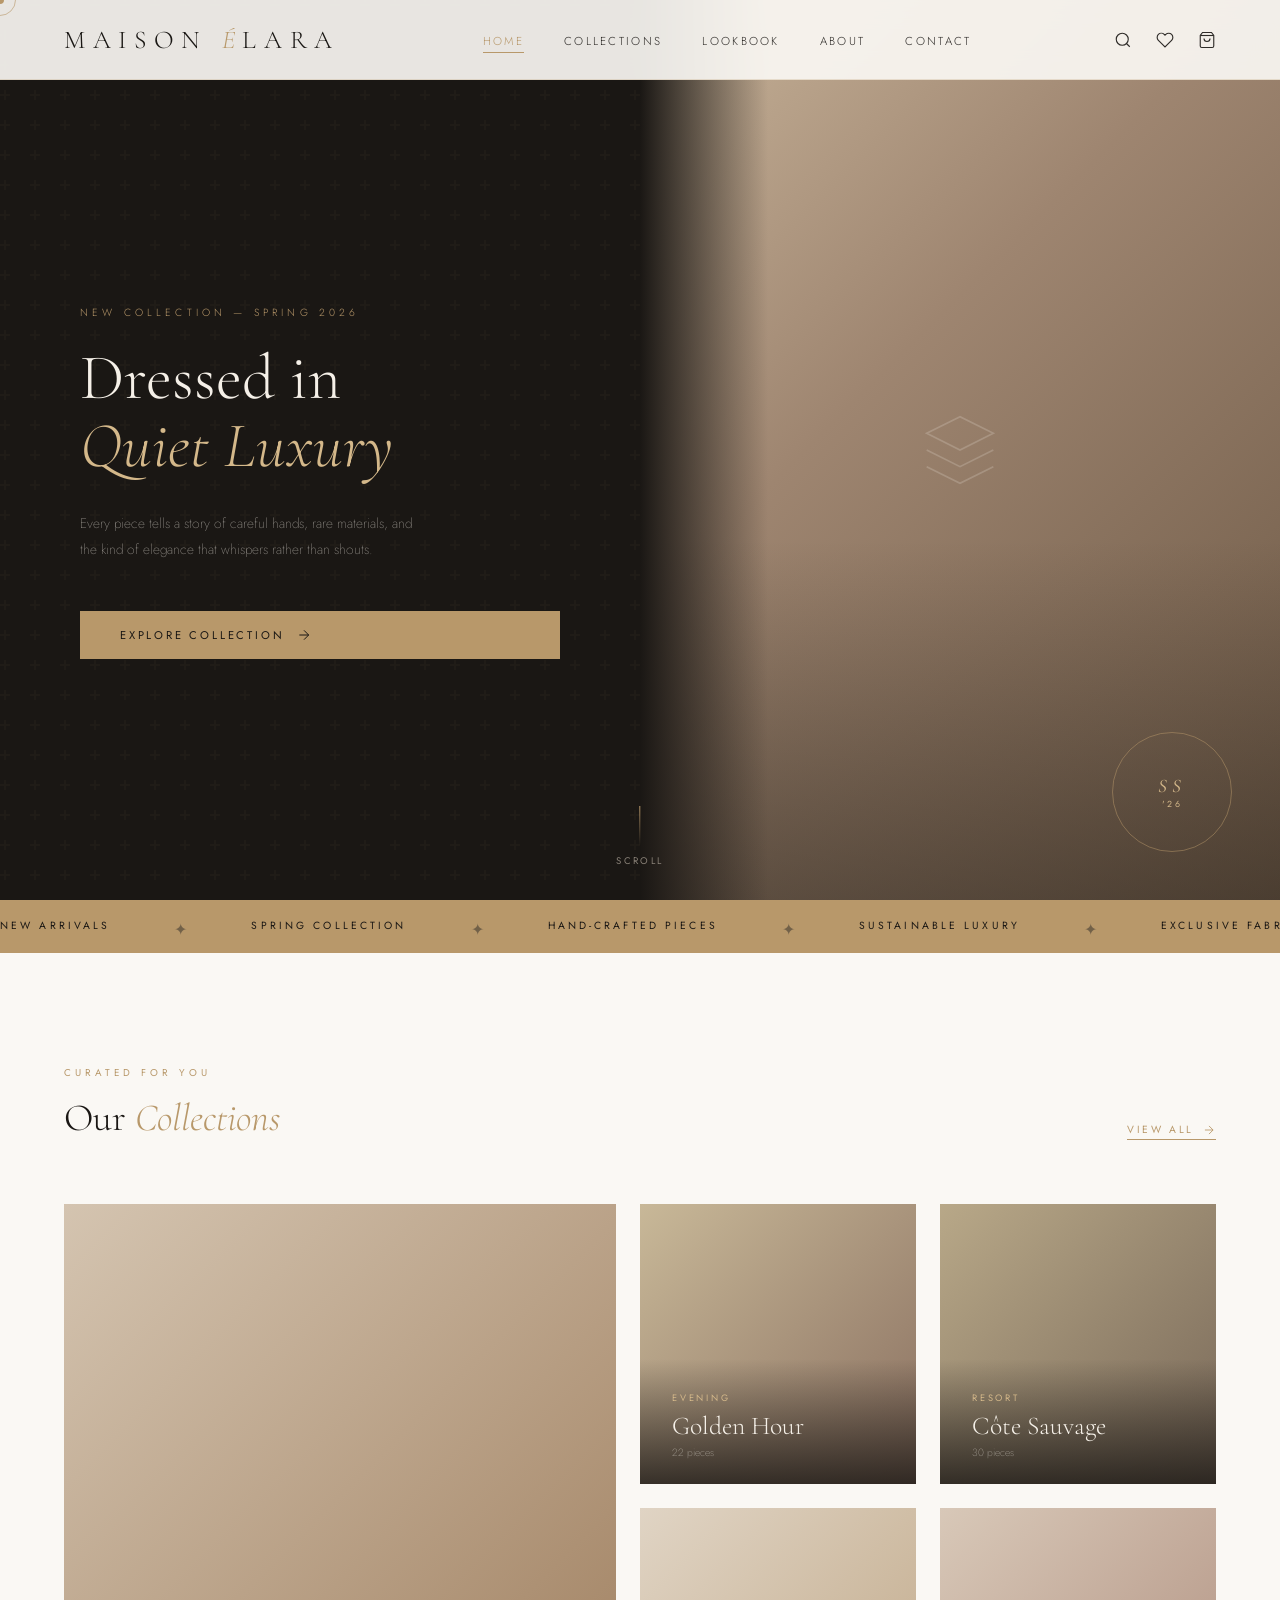
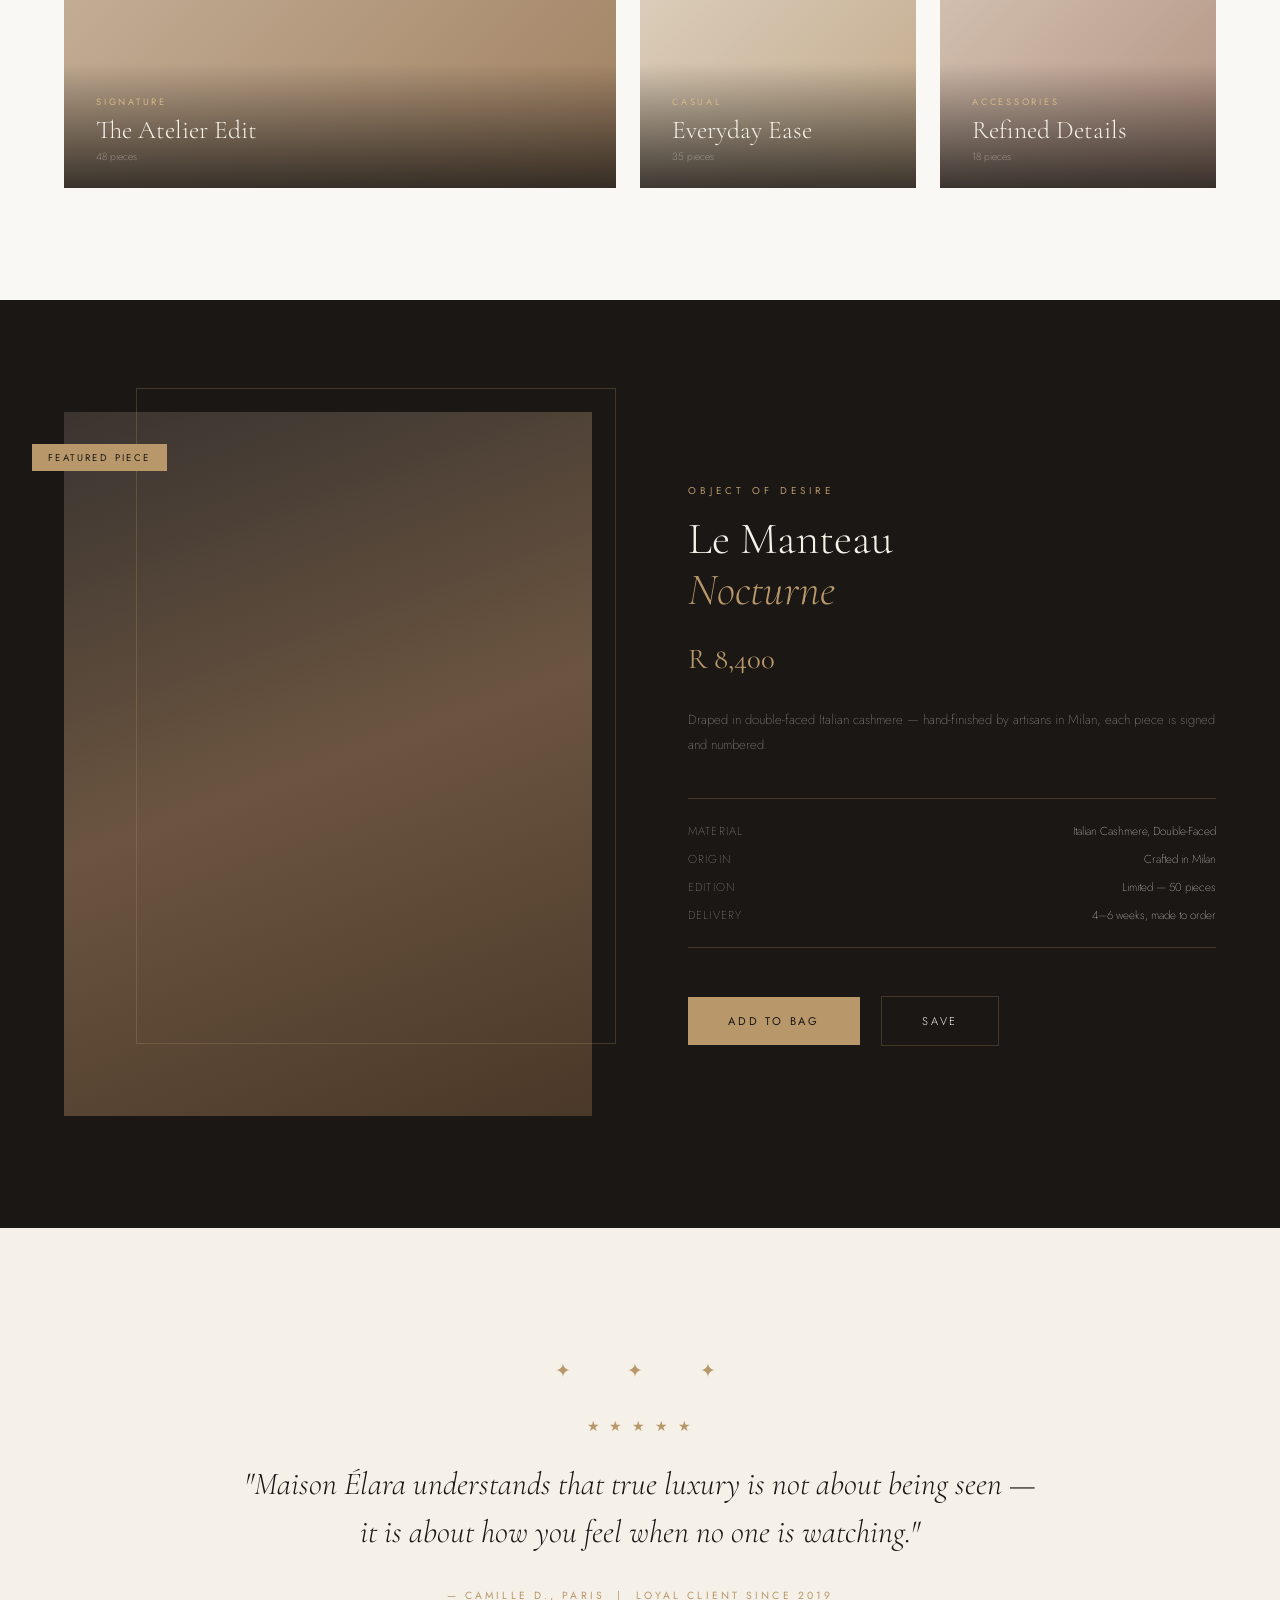
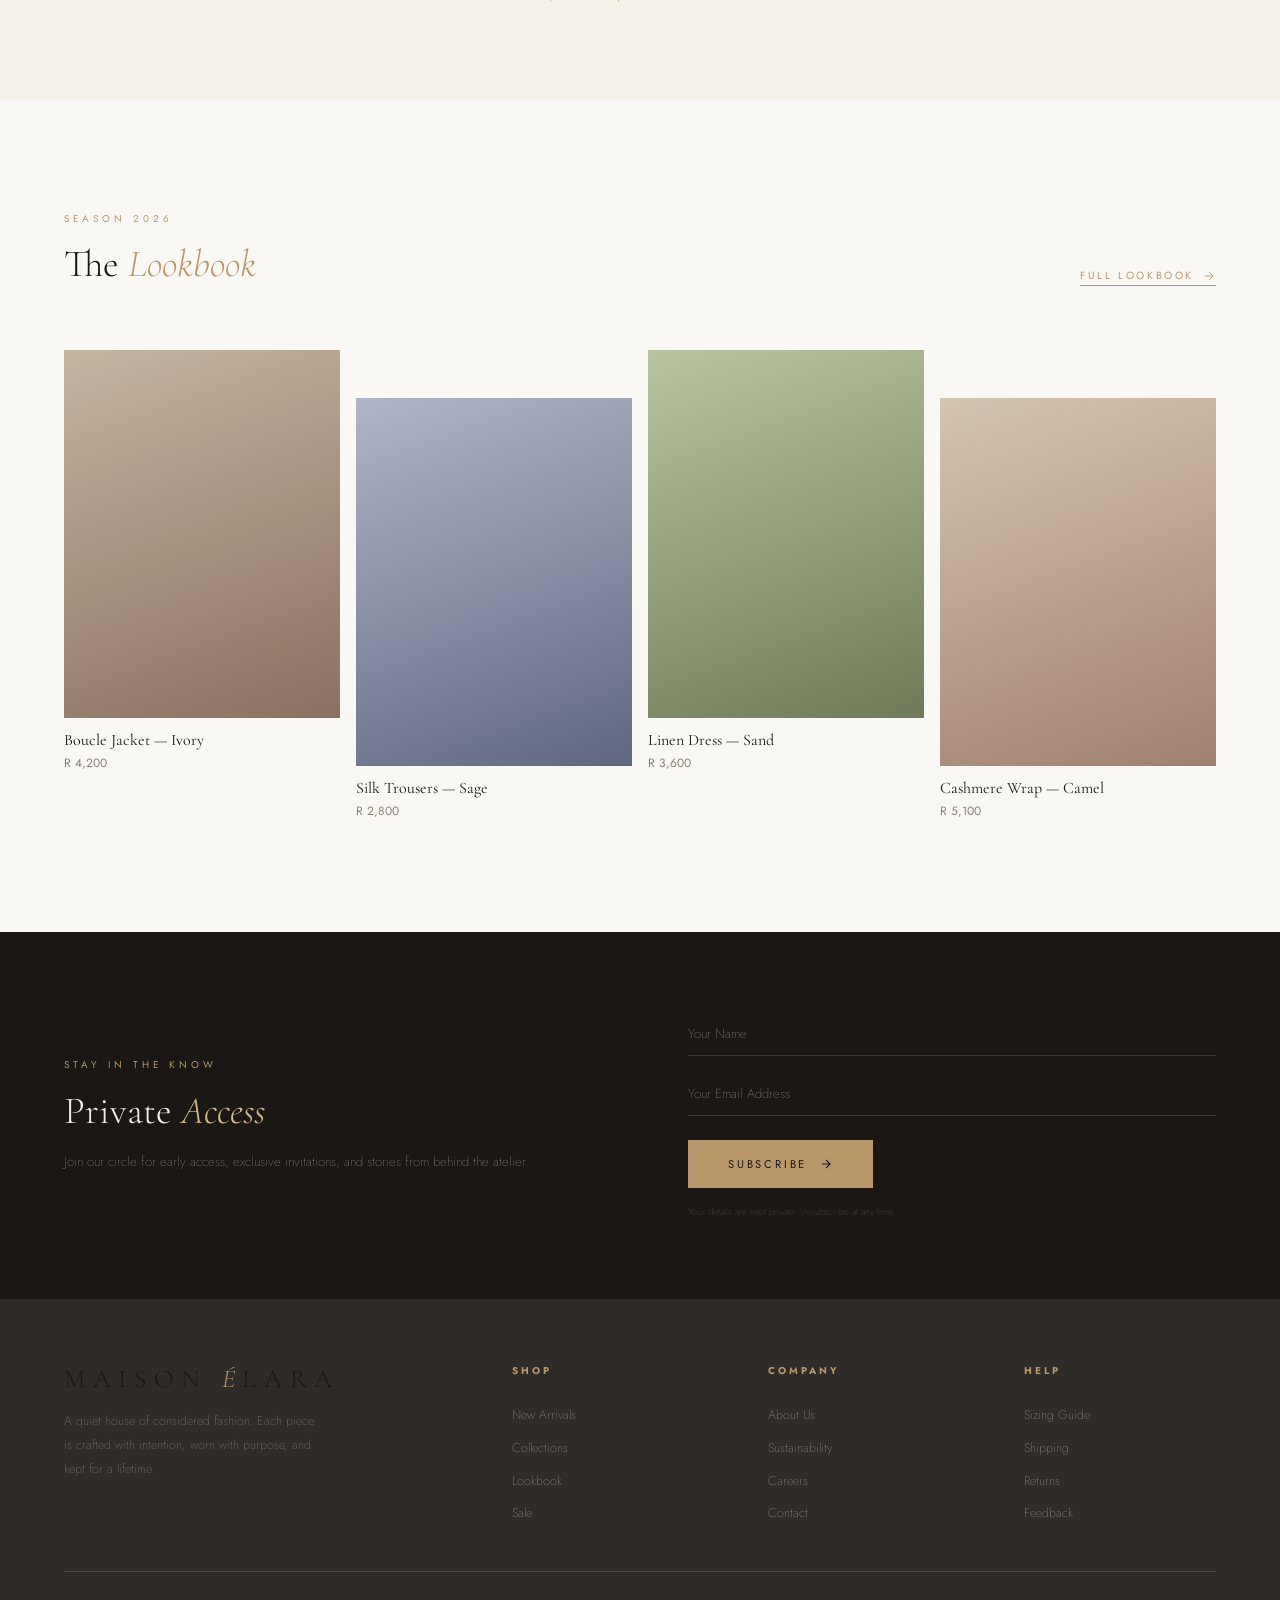
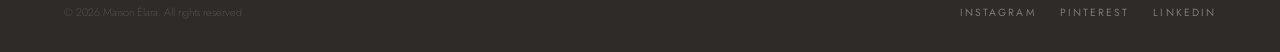
<file: index.html>
<!DOCTYPE html>
<html lang="en">
<head>
  <meta charset="UTF-8"/>
  <meta name="viewport" content="width=device-width, initial-scale=1.0"/>
  <title>MAISON ÉLARA — Boutique</title>
  <link rel="stylesheet" href="style.css"/>
  <style>
    /* ── INDEX-SPECIFIC ── */
    .hero{height:100vh;display:grid;grid-template-columns:1fr 1fr;overflow:hidden;position:relative}
    .hero-left{background:var(--dark);display:flex;flex-direction:column;justify-content:center;padding:8rem 5rem 4rem;position:relative;overflow:hidden}
    .hero-left::before{content:'';position:absolute;inset:0;background:url("data:image/svg+xml,%3Csvg width='60' height='60' viewBox='0 0 60 60' xmlns='http://www.w3.org/2000/svg'%3E%3Cg fill='%23b8986a' fill-opacity='0.04'%3E%3Cpath d='M36 34v-4h-2v4h-4v2h4v4h2v-4h4v-2h-4zm0-30V0h-2v4h-4v2h4v4h2V6h4V4h-4zM6 34v-4H4v4H0v2h4v4h2v-4h4v-2H6zM6 4V0H4v4H0v2h4v4h2V6h4V4H6z'/%3E%3C/g%3E%3C/svg%3E")}
    .hero-eyebrow{font-size:.65rem;font-weight:300;letter-spacing:.4em;text-transform:uppercase;color:var(--gold);margin-bottom:1.5rem;opacity:0;animation:fadeUp 1s .3s forwards}
    .hero-title{font-family:'Cormorant Garamond',serif;font-size:clamp(3.5rem,5vw,5.5rem);font-weight:300;line-height:1.05;color:var(--cream);margin-bottom:2rem;opacity:0;animation:fadeUp 1s .5s forwards}
    .hero-title em{color:var(--gold-l);font-style:italic;display:block}
    .hero-desc{font-size:.85rem;font-weight:200;line-height:1.9;color:rgba(245,240,232,.6);max-width:340px;margin-bottom:3rem;opacity:0;animation:fadeUp 1s .7s forwards}
    .hero-cta{opacity:0;animation:fadeUp 1s .9s forwards}
    .hero-cta svg{transition:transform .3s}
    .hero-cta:hover svg{transform:translateX(4px)}
    .hero-right{position:relative;overflow:hidden}
    .hero-img-overlay{position:absolute;inset:0;background:linear-gradient(to right,var(--dark),transparent 20%),linear-gradient(180deg,transparent 60%,rgba(26,23,20,.4))}
    .hero-badge{position:absolute;bottom:3rem;right:3rem;width:120px;height:120px;border:1px solid rgba(184,152,106,.5);border-radius:50%;display:flex;flex-direction:column;align-items:center;justify-content:center;color:var(--cream);animation:rotate 20s linear infinite}
    .hero-badge span{font-size:.55rem;letter-spacing:.25em;text-transform:uppercase;color:var(--gold-l)}
    .hero-scroll{position:absolute;bottom:2rem;left:50%;transform:translateX(-50%);display:flex;flex-direction:column;align-items:center;gap:.5rem;color:var(--muted);font-size:.6rem;letter-spacing:.25em;text-transform:uppercase}
    .hero-scroll-line{width:1px;height:40px;background:linear-gradient(to bottom,var(--gold),transparent);animation:scrollLine 2s ease-in-out infinite}

    .collections-grid{display:grid;grid-template-columns:2fr 1fr 1fr;grid-template-rows:auto auto;gap:1.5rem}
    .collection-card:first-child{grid-row:1/3}
    .collection-card:first-child .card-img-inner{min-height:500px}
    .collection-card:not(:first-child) .card-img-inner{height:280px}

    .featured{background:var(--dark);padding:7rem 4rem;display:grid;grid-template-columns:1fr 1fr;gap:6rem;align-items:center}
    .featured-img{width:100%;aspect-ratio:3/4;background:linear-gradient(160deg,#3a3430,#6b5540 50%,#4a3828);position:relative}
    .featured-img::after{content:'';position:absolute;top:-1.5rem;right:-1.5rem;width:calc(100% - 3rem);height:calc(100% - 3rem);border:1px solid var(--border);pointer-events:none}
    .featured-label{position:absolute;top:2rem;left:-2rem;background:var(--gold);color:var(--dark);padding:.4rem 1rem;font-size:.6rem;letter-spacing:.25em;text-transform:uppercase}
    .featured-content{color:var(--cream)}
    .featured-price{font-family:'Cormorant Garamond',serif;font-size:1.8rem;color:var(--gold);margin:1.5rem 0 2rem}
    .featured-desc{font-size:.82rem;font-weight:200;line-height:1.9;color:rgba(245,240,232,.55);margin-bottom:2.5rem}
    .featured-details{display:flex;flex-direction:column;gap:.75rem;border-top:1px solid var(--border);border-bottom:1px solid var(--border);padding:1.5rem 0;margin-bottom:3rem}
    .detail-row{display:flex;justify-content:space-between;font-size:.72rem;font-weight:200}
    .detail-label{color:var(--muted);letter-spacing:.1em;text-transform:uppercase}
    .detail-val{color:rgba(245,240,232,.8)}

    .testimonial-section{padding:6rem 4rem;background:var(--cream);text-align:center}
    .testimonial-quote{font-family:'Cormorant Garamond',serif;font-size:clamp(1.8rem,2.5vw,2.6rem);font-weight:300;font-style:italic;color:var(--dark);max-width:800px;margin:0 auto 2rem;line-height:1.5}
    .testimonial-author{font-size:.65rem;letter-spacing:.3em;text-transform:uppercase;color:var(--gold)}
    .ornament{text-align:center;margin:2rem 0;color:var(--gold);font-size:1.2rem;letter-spacing:.5em}

    .lookbook-grid{display:grid;grid-template-columns:repeat(4,1fr);gap:1rem;margin-top:3rem}
    .lookbook-item{overflow:hidden;cursor:none}
    .lookbook-img{width:100%;aspect-ratio:3/4;transition:transform .5s}
    .lookbook-item:hover .lookbook-img{transform:scale(1.03)}
    .lookbook-item:nth-child(1) .lookbook-img{background:linear-gradient(160deg,#c4b4a0,#8a7060)}
    .lookbook-item:nth-child(2) .lookbook-img{background:linear-gradient(160deg,#b0b4c8,#606880);margin-top:3rem}
    .lookbook-item:nth-child(3) .lookbook-img{background:linear-gradient(160deg,#b8c4a0,#707a58)}
    .lookbook-item:nth-child(4) .lookbook-img{background:linear-gradient(160deg,#d4c4b0,#a08070);margin-top:3rem}
    .lookbook-name{font-family:'Cormorant Garamond',serif;font-size:1rem;color:var(--dark);margin-top:.75rem}
    .lookbook-price{font-size:.75rem;color:var(--muted);margin-top:.25rem}

    .newsletter{background:var(--dark);padding:5rem 4rem;display:grid;grid-template-columns:1fr 1fr;gap:6rem;align-items:center}
    .newsletter h2{font-family:'Cormorant Garamond',serif;font-size:clamp(2rem,3vw,3rem);font-weight:300;color:var(--cream);margin-bottom:1rem}
    .newsletter h2 em{color:var(--gold-l);font-style:italic}
    .newsletter-form{display:flex;flex-direction:column;gap:1rem}
    .newsletter-form input{background:transparent;border:none;border-bottom:1px solid var(--border);color:var(--cream);padding:.75rem 0;font-family:'Jost',sans-serif;font-size:.82rem;font-weight:200;outline:none;transition:border-color .3s}
    .newsletter-form input::placeholder{color:var(--muted)}
    .newsletter-form input:focus{border-color:var(--gold)}
  </style>
</head>
<body>
  <div class="cursor" id="cursor"></div>
  <div class="cursor-ring" id="cursorRing"></div>

  <nav id="navbar">
    <a href="index.html" class="nav-logo">MAISON <span>É</span>LARA</a>
    <ul class="nav-links">
      <li><a href="index.html" class="active">Home</a></li>
      <li><a href="#">Collections</a></li>
      <li><a href="#">Lookbook</a></li>
      <li><a href="aboutus.html">About</a></li>
      <li><a href="contactus.html">Contact</a></li>
    </ul>
    <div class="nav-right">
      <svg class="nav-icon" viewBox="0 0 24 24" fill="none" stroke="currentColor" stroke-width="1.5"><circle cx="11" cy="11" r="8"/><path d="m21 21-4.35-4.35"/></svg>
      <svg class="nav-icon" viewBox="0 0 24 24" fill="none" stroke="currentColor" stroke-width="1.5"><path d="M20.84 4.61a5.5 5.5 0 0 0-7.78 0L12 5.67l-1.06-1.06a5.5 5.5 0 0 0-7.78 7.78l1.06 1.06L12 21.23l7.78-7.78 1.06-1.06a5.5 5.5 0 0 0 0-7.78z"/></svg>
      <svg class="nav-icon" viewBox="0 0 24 24" fill="none" stroke="currentColor" stroke-width="1.5"><path d="M6 2 3 6v14a2 2 0 0 0 2 2h14a2 2 0 0 0 2-2V6l-3-4z"/><line x1="3" y1="6" x2="21" y2="6"/><path d="M16 10a4 4 0 0 1-8 0"/></svg>
    </div>
  </nav>

  <section class="hero">
    <div class="hero-left">
      <p class="hero-eyebrow">New Collection — Spring 2026</p>
      <h1 class="hero-title">Dressed in<br><em>Quiet Luxury</em></h1>
      <p class="hero-desc">Every piece tells a story of careful hands, rare materials, and the kind of elegance that whispers rather than shouts.</p>
      <a href="#" class="btn-primary hero-cta">Explore Collection <svg width="16" height="16" viewBox="0 0 24 24" fill="none" stroke="currentColor" stroke-width="1.5"><path d="M5 12h14M12 5l7 7-7 7"/></svg></a>
    </div>
    <div class="hero-right">
      <div class="hero-img-overlay"></div>
      <div style="width:100%;height:100%;background:linear-gradient(135deg,#c8b49a,#9e8570 40%,#6b5744);display:flex;align-items:center;justify-content:center">
        <svg width="80" height="80" viewBox="0 0 24 24" fill="none" stroke="#f5f0e8" stroke-width="0.5" style="opacity:.2"><path d="M12 2L2 7l10 5 10-5-10-5zM2 17l10 5 10-5M2 12l10 5 10-5"/></svg>
      </div>
      <div class="hero-badge">
        <span style="font-size:1.2rem;font-family:'Cormorant Garamond',serif;font-style:italic">SS</span>
        <span>'26</span>
      </div>
    </div>
    <div class="hero-scroll"><div class="hero-scroll-line"></div><span>Scroll</span></div>
  </section>

  <div class="marquee-strip">
    <div class="marquee-inner">
      <span class="marquee-item">New Arrivals</span><span class="marquee-dot">✦</span><span class="marquee-item">Spring Collection</span><span class="marquee-dot">✦</span><span class="marquee-item">Hand-Crafted Pieces</span><span class="marquee-dot">✦</span><span class="marquee-item">Sustainable Luxury</span><span class="marquee-dot">✦</span><span class="marquee-item">Exclusive Fabrics</span><span class="marquee-dot">✦</span><span class="marquee-item">Made to Order</span><span class="marquee-dot">✦</span><span class="marquee-item">New Arrivals</span><span class="marquee-dot">✦</span><span class="marquee-item">Spring Collection</span><span class="marquee-dot">✦</span><span class="marquee-item">Hand-Crafted Pieces</span><span class="marquee-dot">✦</span><span class="marquee-item">Sustainable Luxury</span><span class="marquee-dot">✦</span><span class="marquee-item">Exclusive Fabrics</span><span class="marquee-dot">✦</span><span class="marquee-item">Made to Order</span><span class="marquee-dot">✦</span>
    </div>
  </div>

  <section class="section reveal">
    <div class="section-header">
      <div><p class="eyebrow">Curated for you</p><h2 class="serif-title" style="font-size:clamp(2.2rem,3vw,3.2rem)">Our <em>Collections</em></h2></div>
      <a href="#" class="view-all">View All <svg width="14" height="14" viewBox="0 0 24 24" fill="none" stroke="currentColor" stroke-width="1.5"><path d="M5 12h14M12 5l7 7-7 7"/></svg></a>
    </div>
    <div class="collections-grid">
      <div class="collection-card"><div class="card-img-inner img-1"></div><div class="card-overlay"><p class="card-tag">Signature</p><h3 class="card-name">The Atelier Edit</h3><p class="card-count">48 pieces</p></div></div>
      <div class="collection-card"><div class="card-img-inner img-2" style="height:280px"></div><div class="card-overlay"><p class="card-tag">Evening</p><h3 class="card-name">Golden Hour</h3><p class="card-count">22 pieces</p></div></div>
      <div class="collection-card"><div class="card-img-inner img-3" style="height:280px"></div><div class="card-overlay"><p class="card-tag">Resort</p><h3 class="card-name">Côte Sauvage</h3><p class="card-count">30 pieces</p></div></div>
      <div class="collection-card"><div class="card-img-inner img-4" style="height:280px"></div><div class="card-overlay"><p class="card-tag">Casual</p><h3 class="card-name">Everyday Ease</h3><p class="card-count">35 pieces</p></div></div>
      <div class="collection-card"><div class="card-img-inner img-5" style="height:280px"></div><div class="card-overlay"><p class="card-tag">Accessories</p><h3 class="card-name">Refined Details</h3><p class="card-count">18 pieces</p></div></div>
    </div>
  </section>

  <section class="featured reveal">
    <div style="position:relative">
      <div class="featured-img"></div>
      <div class="featured-label">Featured Piece</div>
    </div>
    <div class="featured-content">
      <p class="eyebrow">Object of Desire</p>
      <h2 class="serif-title" style="font-size:clamp(2.5rem,3.5vw,4rem);color:var(--cream)">Le Manteau<br><em>Nocturne</em></h2>
      <p class="featured-price">R 8,400</p>
      <p class="featured-desc">Draped in double-faced Italian cashmere — hand-finished by artisans in Milan, each piece is signed and numbered.</p>
      <div class="featured-details">
        <div class="detail-row"><span class="detail-label">Material</span><span class="detail-val">Italian Cashmere, Double-Faced</span></div>
        <div class="detail-row"><span class="detail-label">Origin</span><span class="detail-val">Crafted in Milan</span></div>
        <div class="detail-row"><span class="detail-label">Edition</span><span class="detail-val">Limited — 50 pieces</span></div>
        <div class="detail-row"><span class="detail-label">Delivery</span><span class="detail-val">4–6 weeks, made to order</span></div>
      </div>
      <a href="#" class="btn-primary">Add to Bag</a>
      <a href="#" class="btn-outline" style="margin-left:1rem">Save</a>
    </div>
  </section>

  <section class="testimonial-section reveal">
    <div class="ornament">✦ &nbsp; ✦ &nbsp; ✦</div>
    <p style="color:var(--gold);font-size:.9rem;letter-spacing:.2em;margin-bottom:1.5rem">★ ★ ★ ★ ★</p>
    <blockquote class="testimonial-quote">"Maison Élara understands that true luxury is not about being seen — it is about how you feel when no one is watching."</blockquote>
    <p class="testimonial-author">— Camille D., Paris &nbsp;|&nbsp; Loyal Client Since 2019</p>
  </section>

  <section class="section reveal">
    <div class="section-header">
      <div><p class="eyebrow">Season 2026</p><h2 class="serif-title" style="font-size:clamp(2.2rem,3vw,3.2rem)">The <em>Lookbook</em></h2></div>
      <a href="#" class="view-all">Full Lookbook <svg width="14" height="14" viewBox="0 0 24 24" fill="none" stroke="currentColor" stroke-width="1.5"><path d="M5 12h14M12 5l7 7-7 7"/></svg></a>
    </div>
    <div class="lookbook-grid">
      <div class="lookbook-item"><div class="lookbook-img"></div><p class="lookbook-name">Boucle Jacket — Ivory</p><p class="lookbook-price">R 4,200</p></div>
      <div class="lookbook-item"><div class="lookbook-img"></div><p class="lookbook-name">Silk Trousers — Sage</p><p class="lookbook-price">R 2,800</p></div>
      <div class="lookbook-item"><div class="lookbook-img"></div><p class="lookbook-name">Linen Dress — Sand</p><p class="lookbook-price">R 3,600</p></div>
      <div class="lookbook-item"><div class="lookbook-img"></div><p class="lookbook-name">Cashmere Wrap — Camel</p><p class="lookbook-price">R 5,100</p></div>
    </div>
  </section>

  <section class="newsletter reveal">
    <div>
      <p class="eyebrow">Stay in the Know</p>
      <h2>Private <em>Access</em></h2>
      <p style="margin-top:1rem;font-size:.82rem;font-weight:200;line-height:1.9;color:rgba(245,240,232,.5)">Join our circle for early access, exclusive invitations, and stories from behind the atelier.</p>
    </div>
    <div class="newsletter-form">
      <input type="text" placeholder="Your Name"/>
      <input type="email" placeholder="Your Email Address"/>
      <button class="btn-primary" type="button" style="align-self:flex-start;margin-top:.5rem;border:none">Subscribe <svg width="14" height="14" viewBox="0 0 24 24" fill="none" stroke="currentColor" stroke-width="2"><path d="M5 12h14M12 5l7 7-7 7"/></svg></button>
      <p style="font-size:.62rem;color:rgba(245,240,232,.25);font-weight:200">Your details are kept private. Unsubscribe at any time.</p>
    </div>
  </section>

  <footer>
    <div class="footer-top">
      <div class="footer-brand"><a href="index.html" class="nav-logo">MAISON <span>É</span>LARA</a><p>A quiet house of considered fashion. Each piece is crafted with intention, worn with purpose, and kept for a lifetime.</p></div>
      <div class="footer-col"><h4>Shop</h4><ul><li><a href="#">New Arrivals</a></li><li><a href="#">Collections</a></li><li><a href="#">Lookbook</a></li><li><a href="#">Sale</a></li></ul></div>
      <div class="footer-col"><h4>Company</h4><ul><li><a href="aboutus.html">About Us</a></li><li><a href="#">Sustainability</a></li><li><a href="#">Careers</a></li><li><a href="contactus.html">Contact</a></li></ul></div>
      <div class="footer-col"><h4>Help</h4><ul><li><a href="#">Sizing Guide</a></li><li><a href="#">Shipping</a></li><li><a href="#">Returns</a></li><li><a href="feedback.html">Feedback</a></li></ul></div>
    </div>
    <div class="footer-bottom">
      <p class="footer-copy">© 2026 Maison Élara. All rights reserved.</p>
      <div class="footer-socials"><a href="#">Instagram</a><a href="#">Pinterest</a><a href="#">LinkedIn</a></div>
    </div>
  </footer>

  <script>
    const c=document.getElementById('cursor'),r=document.getElementById('cursorRing');
    document.addEventListener('mousemove',e=>{
      c.style.left=r.style.left=e.clientX+'px'; // immediate for dot
      c.style.top=e.clientY+'px';
      setTimeout(()=>{r.style.left=e.clientX+'px';r.style.top=e.clientY+'px'},80);
    });
    window.addEventListener('scroll',()=>document.getElementById('navbar').classList.toggle('scrolled',scrollY>80));
    const obs=new IntersectionObserver((es,o)=>es.forEach(e=>{if(e.isIntersecting){e.target.classList.add('visible');o.unobserve(e.target)}}),{threshold:.1});
    document.querySelectorAll('.reveal').forEach(el=>obs.observe(el));
  </script>
</body>
</html>
</file>
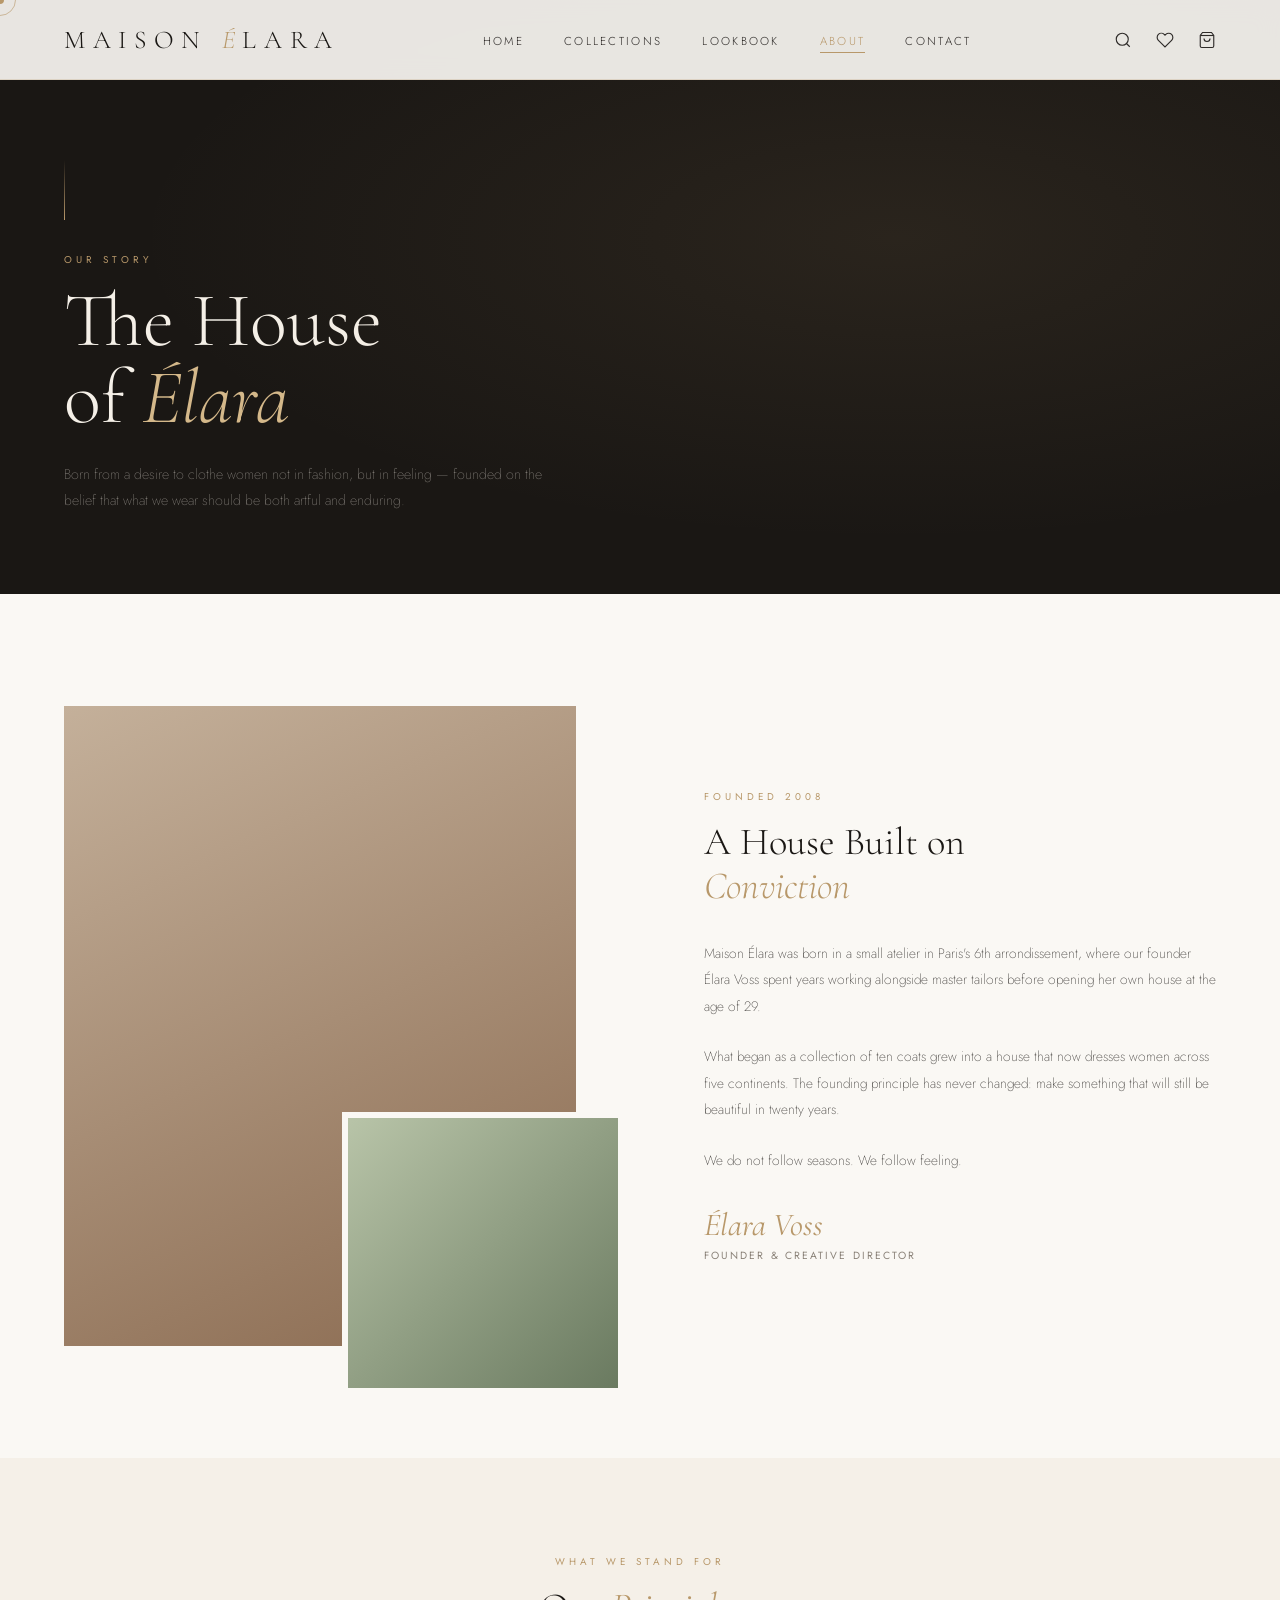
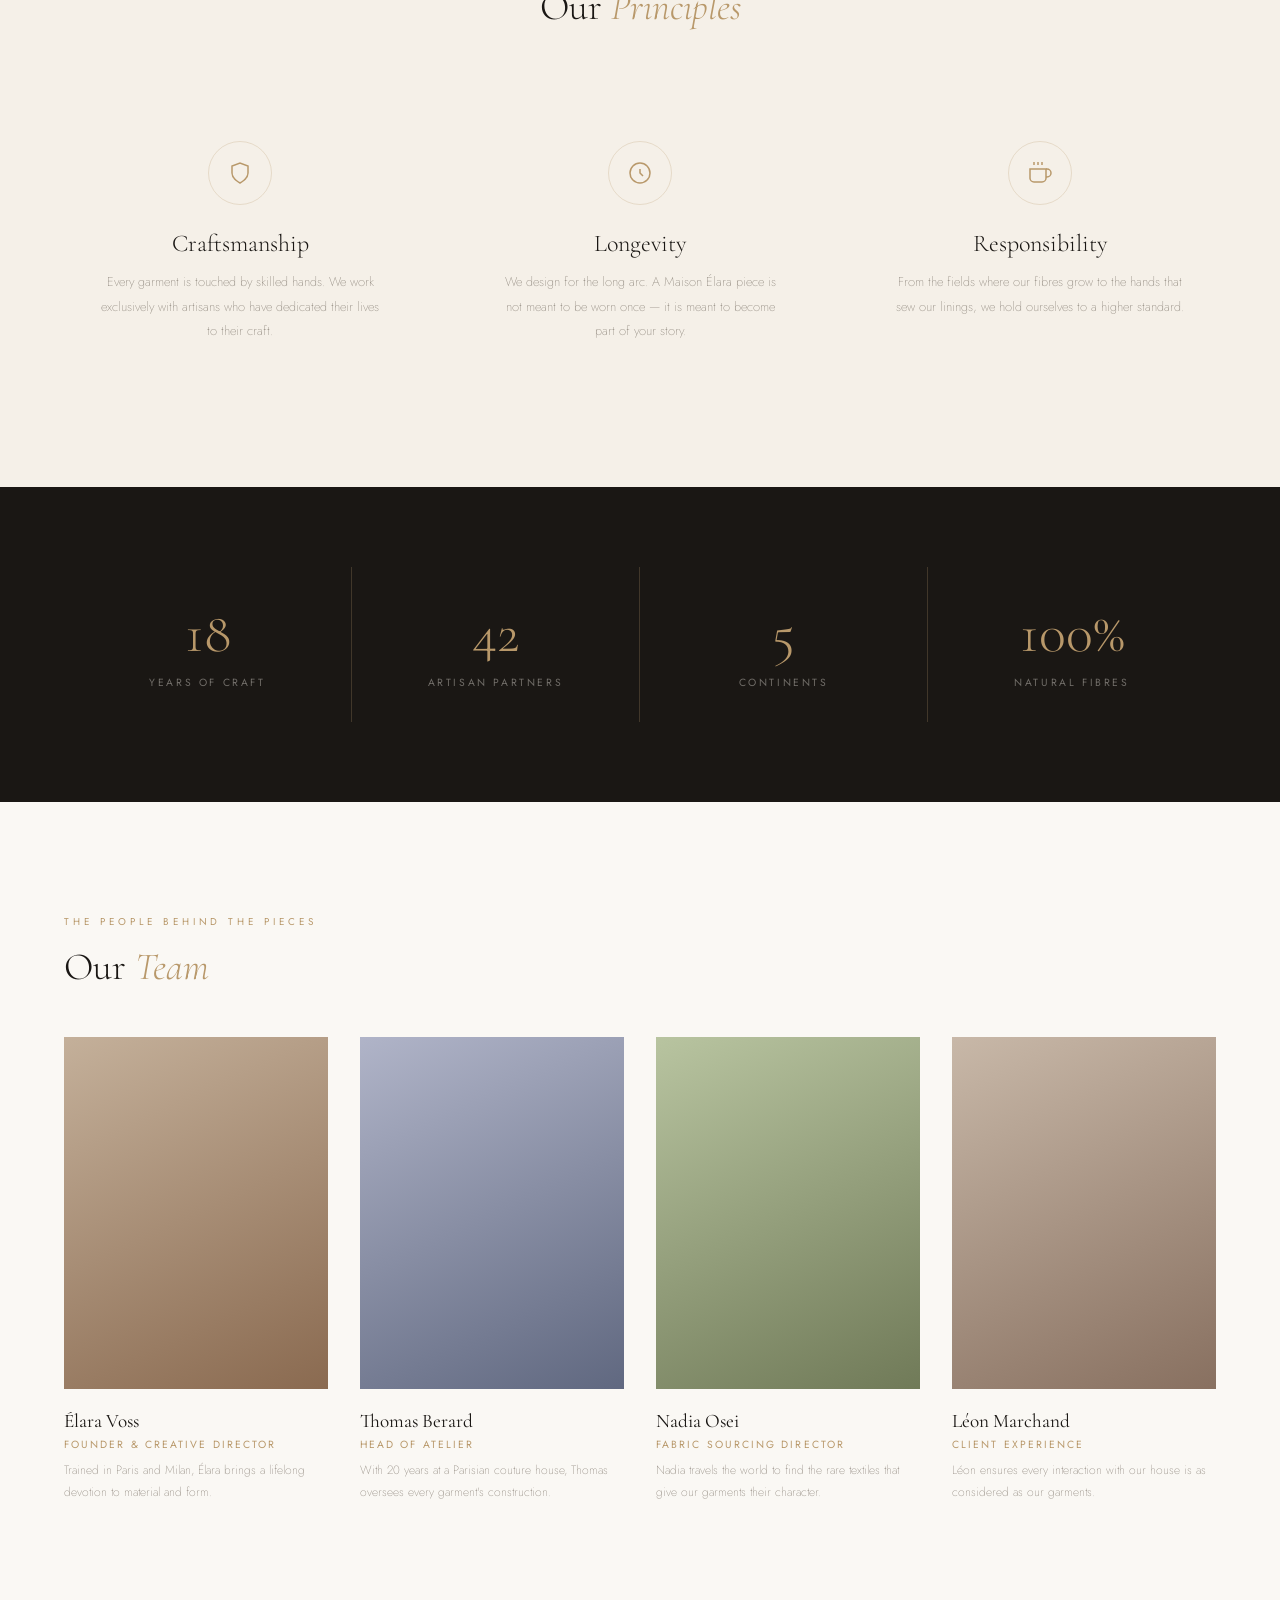
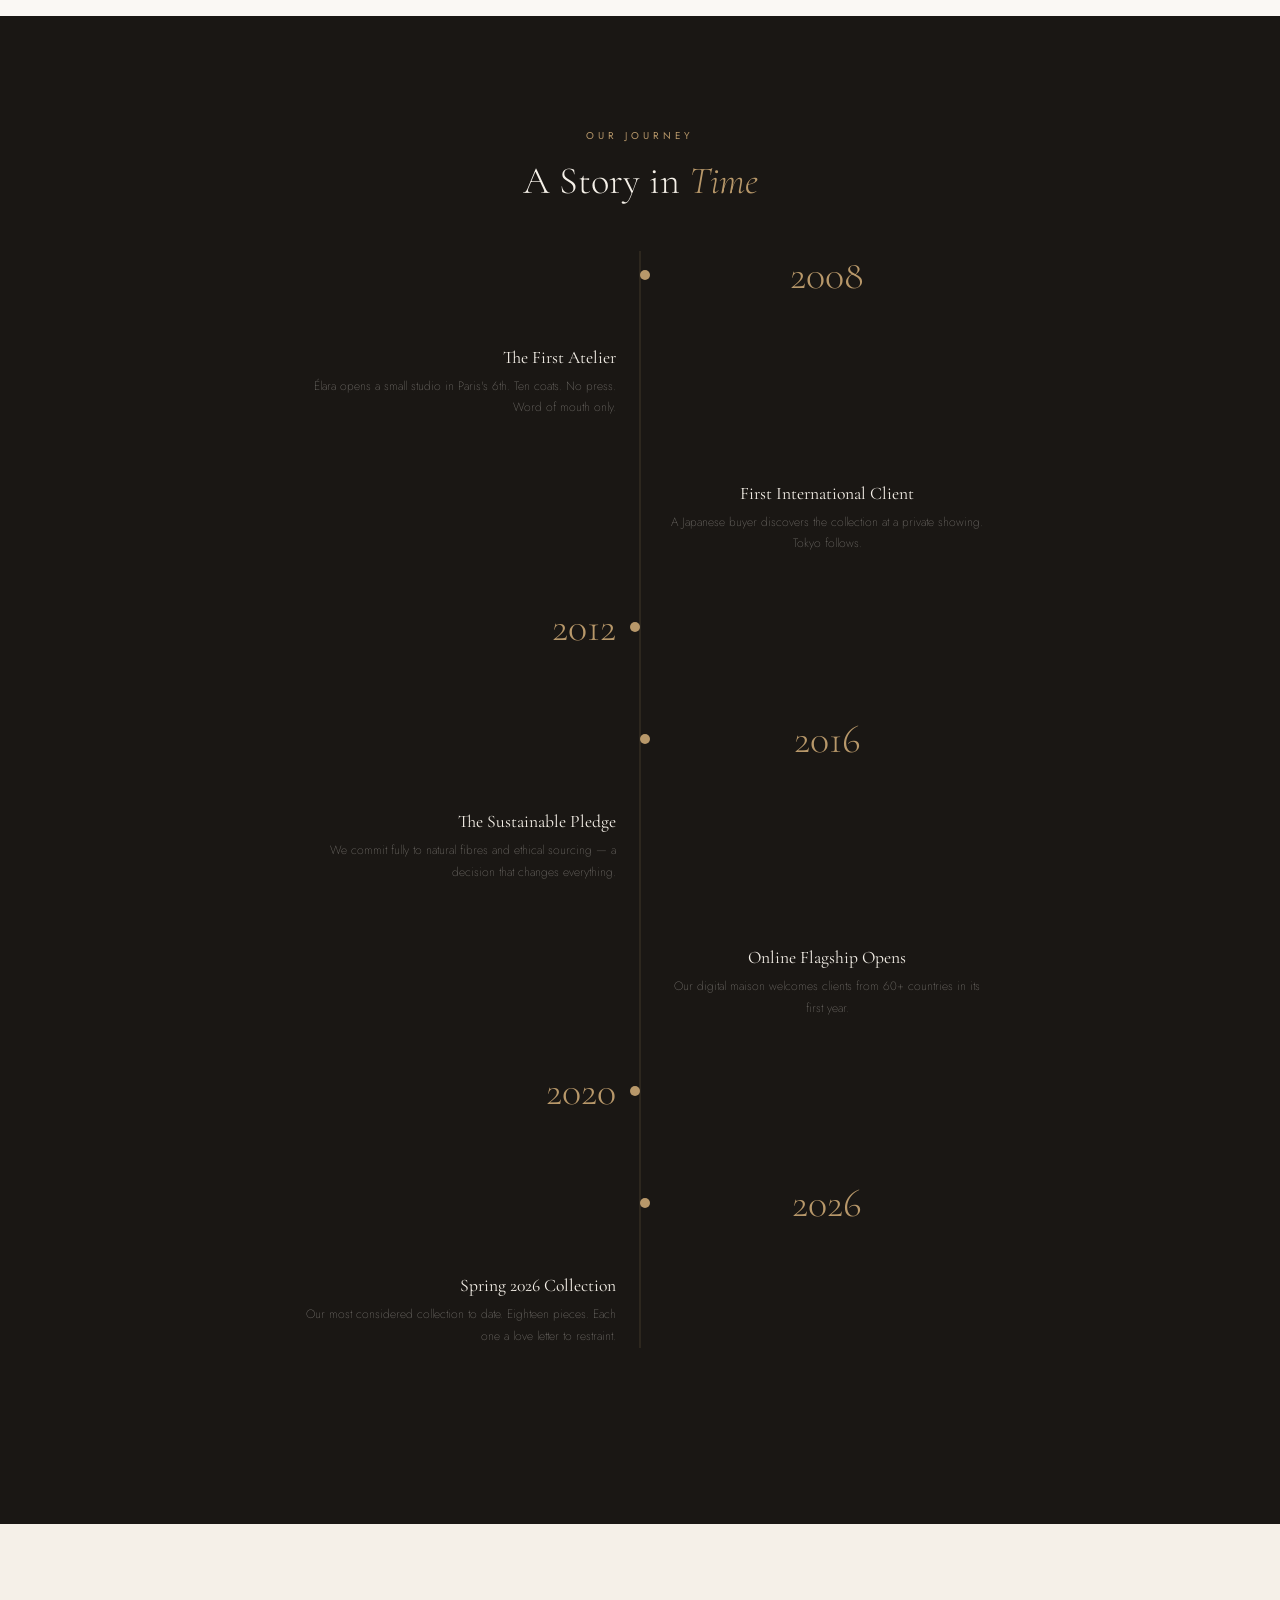
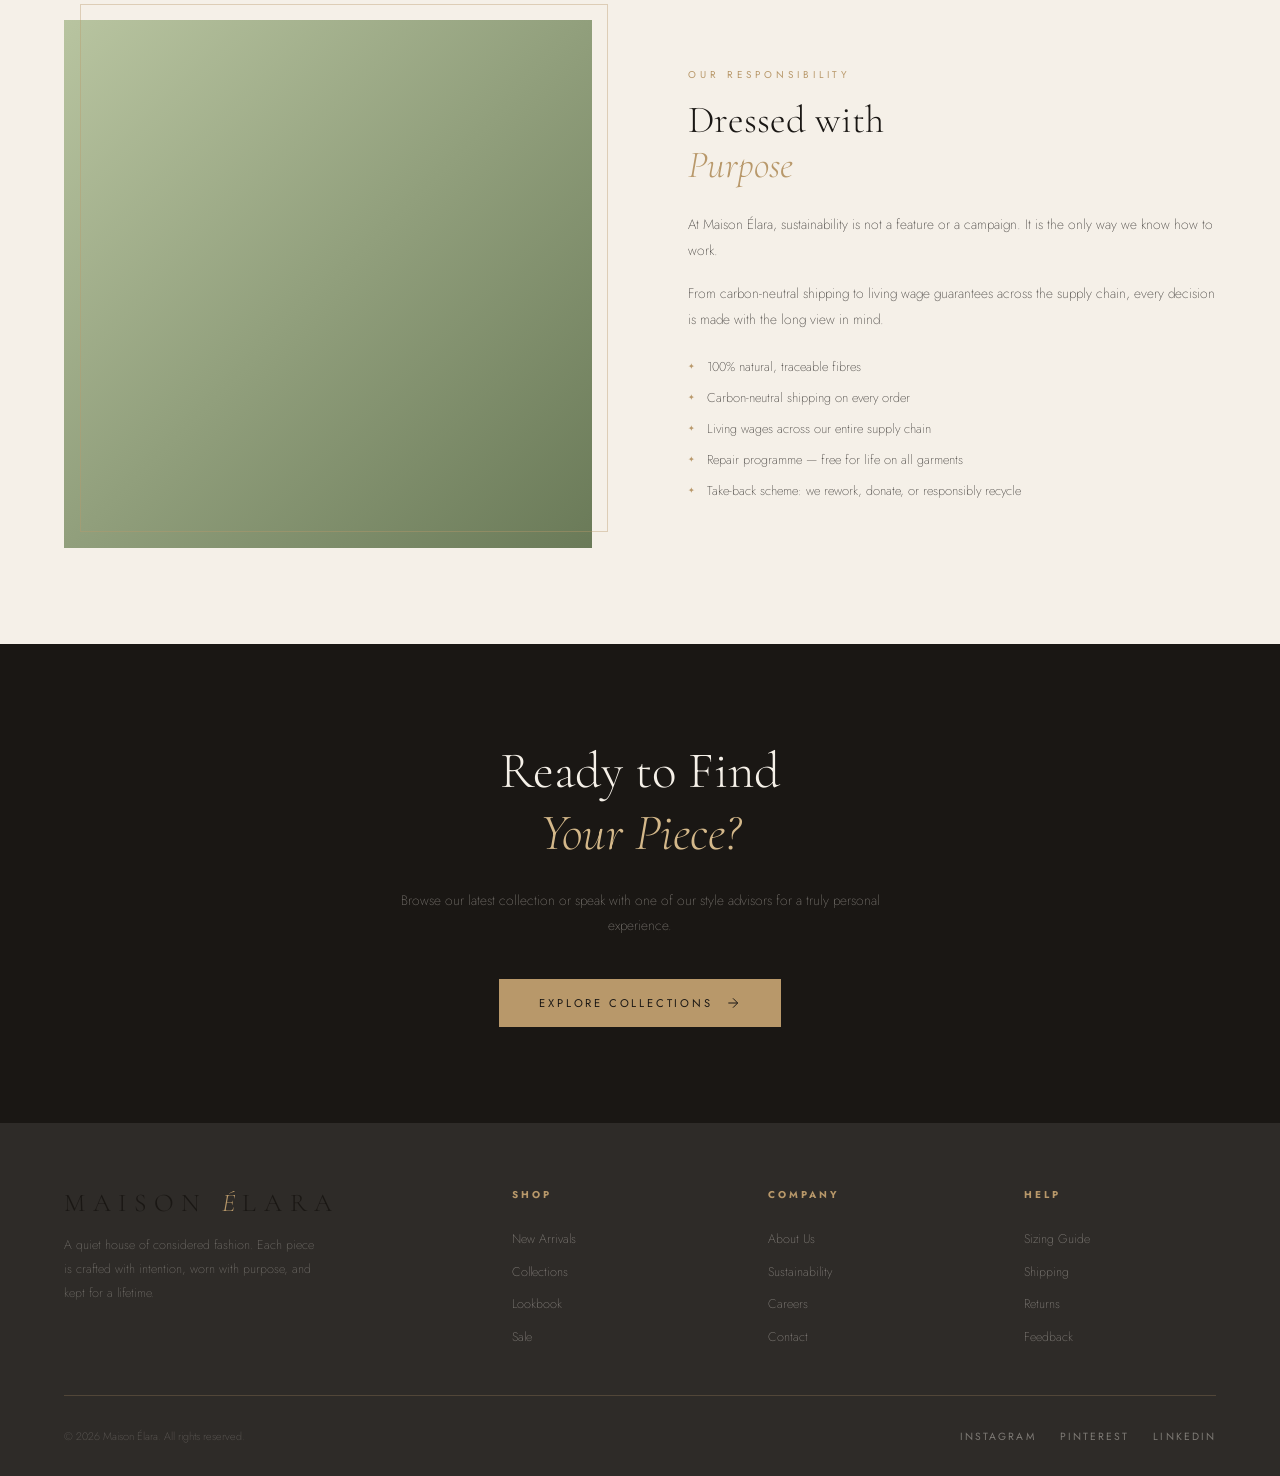
<file: about us.html>
<!DOCTYPE html>
<html lang="en">
<head>
  <meta charset="UTF-8"/>
  <meta name="viewport" content="width=device-width, initial-scale=1.0"/>
  <title>About Us — MAISON ÉLARA</title>
  <link rel="stylesheet" href="style.css"/>
  <style>
    /* ── ABOUT-SPECIFIC ── */
    .story{padding:7rem 4rem;display:grid;grid-template-columns:1fr 1fr;gap:8rem;align-items:center}
    .story-img-main{width:100%;aspect-ratio:4/5;background:linear-gradient(155deg,#c4b09a,#8a6a50)}
    .story-img-accent{position:absolute;bottom:-3rem;right:-3rem;width:55%;aspect-ratio:1;background:linear-gradient(135deg,#b8c4a8,#6a7a60);border:6px solid var(--warm)}
    .story-signature{font-family:'Cormorant Garamond',serif;font-size:2rem;font-style:italic;color:var(--gold);margin-top:2rem}
    .story-founder-tag{font-size:.65rem;letter-spacing:.2em;text-transform:uppercase;color:var(--muted);margin-top:.25rem}

    .values{background:var(--cream);padding:6rem 4rem;text-align:center}
    .values-grid{display:grid;grid-template-columns:repeat(3,1fr);gap:3rem;margin-top:4rem}
    .value-card{padding:3rem 2rem;transition:transform .3s}
    .value-card:hover{transform:translateY(-6px)}
    .value-icon{width:64px;height:64px;margin:0 auto 1.5rem;border:1px solid var(--border);border-radius:50%;display:flex;align-items:center;justify-content:center;color:var(--gold)}
    .value-name{font-family:'Cormorant Garamond',serif;font-size:1.5rem;font-weight:300;color:var(--dark);margin-bottom:.75rem}
    .value-desc{font-size:.8rem;font-weight:200;line-height:1.9;color:var(--muted)}

    .numbers{background:var(--dark);padding:5rem 4rem}
    .numbers-grid{display:grid;grid-template-columns:repeat(4,1fr);text-align:center}
    .number-item{padding:2rem;border-right:1px solid var(--border)}
    .number-item:last-child{border-right:none}
    .number-val{font-family:'Cormorant Garamond',serif;font-size:3.5rem;font-weight:300;color:var(--gold)}
    .number-label{font-size:.65rem;letter-spacing:.25em;text-transform:uppercase;color:rgba(245,240,232,.4);margin-top:.5rem}

    .team{padding:7rem 4rem}
    .team-grid{display:grid;grid-template-columns:repeat(4,1fr);gap:2rem;margin-top:3rem}
    .team-photo{width:100%;aspect-ratio:3/4;margin-bottom:1.25rem;transition:transform .4s}
    .team-card:hover .team-photo{transform:scale(1.02)}
    .team-card:nth-child(1) .team-photo{background:linear-gradient(155deg,#c4b09a,#8a6a50)}
    .team-card:nth-child(2) .team-photo{background:linear-gradient(155deg,#b0b4c8,#606880)}
    .team-card:nth-child(3) .team-photo{background:linear-gradient(155deg,#b8c4a0,#707a58)}
    .team-card:nth-child(4) .team-photo{background:linear-gradient(155deg,#c8b8a8,#887060)}
    .team-name{font-family:'Cormorant Garamond',serif;font-size:1.2rem;font-weight:400;color:var(--dark)}
    .team-role{font-size:.65rem;letter-spacing:.2em;text-transform:uppercase;color:var(--gold);margin-top:.25rem}
    .team-bio{font-size:.75rem;font-weight:200;line-height:1.8;color:var(--muted);margin-top:.5rem}

    .timeline{background:var(--dark);padding:7rem 4rem;text-align:center}
    .timeline-items{position:relative;max-width:700px;margin:3rem auto 0}
    .timeline-items::before{content:'';position:absolute;left:50%;top:0;bottom:0;width:1px;background:var(--border);transform:translateX(-50%)}
    .timeline-item{display:grid;grid-template-columns:1fr 1fr;gap:3rem;align-items:center;margin-bottom:4rem}
    .timeline-item:nth-child(odd) .t-content{grid-column:1;text-align:right}
    .timeline-item:nth-child(odd) .t-year{grid-column:2}
    .timeline-item:nth-child(even) .t-year{grid-column:1;text-align:right}
    .timeline-item:nth-child(even) .t-content{grid-column:2}
    .t-year{font-family:'Cormorant Garamond',serif;font-size:2.5rem;font-weight:300;color:var(--gold);position:relative}
    .timeline-item:nth-child(odd) .t-year::before{content:'';position:absolute;top:50%;left:-1.5rem;width:10px;height:10px;background:var(--gold);border-radius:50%;transform:translateY(-50%)}
    .timeline-item:nth-child(even) .t-year::before{content:'';position:absolute;top:50%;right:-1.5rem;width:10px;height:10px;background:var(--gold);border-radius:50%;transform:translateY(-50%)}
    .t-event{font-family:'Cormorant Garamond',serif;font-size:1.1rem;font-weight:400;color:var(--cream);margin-bottom:.5rem}
    .t-text{font-size:.75rem;font-weight:200;line-height:1.8;color:rgba(245,240,232,.45)}

    .sustainability{padding:6rem 4rem;background:var(--cream);display:grid;grid-template-columns:1fr 1fr;gap:6rem;align-items:center}
    .sust-img{width:100%;aspect-ratio:1;background:linear-gradient(135deg,#b8c4a0,#6a7a58);position:relative}
    .sust-img::after{content:'';position:absolute;top:-1rem;right:-1rem;bottom:1rem;left:1rem;border:1px solid rgba(184,152,106,.4);pointer-events:none}
    .sust-list{list-style:none;margin-top:1.5rem;display:flex;flex-direction:column;gap:.75rem}
    .sust-list li{display:flex;align-items:center;gap:.75rem;font-size:.8rem;font-weight:200;color:var(--charcoal)}
    .sust-list li::before{content:'✦';color:var(--gold);font-size:.5rem}

    .about-cta{background:var(--dark);padding:6rem 4rem;text-align:center}
    .about-cta h2{font-family:'Cormorant Garamond',serif;font-size:clamp(2.5rem,4vw,4rem);font-weight:300;color:var(--cream);margin-bottom:1.5rem}
    .about-cta h2 em{font-style:italic;color:var(--gold-l)}
    .about-cta p{font-size:.85rem;font-weight:200;color:rgba(245,240,232,.5);max-width:500px;margin:0 auto 2.5rem;line-height:1.9}
  </style>
</head>
<body>
  <div class="cursor" id="cursor"></div>
  <div class="cursor-ring" id="cursorRing"></div>

  <nav id="navbar">
    <a href="index.html" class="nav-logo">MAISON <span>É</span>LARA</a>
    <ul class="nav-links">
      <li><a href="index.html">Home</a></li>
      <li><a href="#">Collections</a></li>
      <li><a href="#">Lookbook</a></li>
      <li><a href="aboutus.html" class="active">About</a></li>
      <li><a href="contactus.html">Contact</a></li>
    </ul>
    <div class="nav-right">
      <svg class="nav-icon" viewBox="0 0 24 24" fill="none" stroke="currentColor" stroke-width="1.5"><circle cx="11" cy="11" r="8"/><path d="m21 21-4.35-4.35"/></svg>
      <svg class="nav-icon" viewBox="0 0 24 24" fill="none" stroke="currentColor" stroke-width="1.5"><path d="M20.84 4.61a5.5 5.5 0 0 0-7.78 0L12 5.67l-1.06-1.06a5.5 5.5 0 0 0-7.78 7.78l1.06 1.06L12 21.23l7.78-7.78 1.06-1.06a5.5 5.5 0 0 0 0-7.78z"/></svg>
      <svg class="nav-icon" viewBox="0 0 24 24" fill="none" stroke="currentColor" stroke-width="1.5"><path d="M6 2 3 6v14a2 2 0 0 0 2 2h14a2 2 0 0 0 2-2V6l-3-4z"/><line x1="3" y1="6" x2="21" y2="6"/><path d="M16 10a4 4 0 0 1-8 0"/></svg>
    </div>
  </nav>

  <section class="page-hero">
    <div class="page-hero-line"></div>
    <p class="page-hero-tag">Our Story</p>
    <h1 class="page-hero-title">The House<br>of <em>Élara</em></h1>
    <p class="page-hero-subtitle">Born from a desire to clothe women not in fashion, but in feeling — founded on the belief that what we wear should be both artful and enduring.</p>
  </section>

  <section class="story reveal">
    <div style="position:relative">
      <div class="story-img-main"></div>
      <div class="story-img-accent"></div>
    </div>
    <div>
      <p class="eyebrow">Founded 2008</p>
      <h2 class="serif-title" style="font-size:clamp(2.2rem,3vw,3.2rem);margin-bottom:2rem">A House Built on<br><em>Conviction</em></h2>
      <p style="font-size:.85rem;font-weight:200;line-height:1.95;color:var(--charcoal);margin-bottom:1.5rem">Maison Élara was born in a small atelier in Paris's 6th arrondissement, where our founder Élara Voss spent years working alongside master tailors before opening her own house at the age of 29.</p>
      <p style="font-size:.85rem;font-weight:200;line-height:1.95;color:var(--charcoal);margin-bottom:1.5rem">What began as a collection of ten coats grew into a house that now dresses women across five continents. The founding principle has never changed: make something that will still be beautiful in twenty years.</p>
      <p style="font-size:.85rem;font-weight:200;line-height:1.95;color:var(--charcoal)">We do not follow seasons. We follow feeling.</p>
      <p class="story-signature">Élara Voss</p>
      <p class="story-founder-tag">Founder & Creative Director</p>
    </div>
  </section>

  <section class="values reveal">
    <p class="eyebrow">What We Stand For</p>
    <h2 class="serif-title" style="font-size:clamp(2.2rem,3vw,3rem)">Our <em>Principles</em></h2>
    <div class="values-grid">
      <div class="value-card">
        <div class="value-icon"><svg width="24" height="24" viewBox="0 0 24 24" fill="none" stroke="currentColor" stroke-width="1.5"><path d="M12 22s8-4 8-10V5l-8-3-8 3v7c0 6 8 10 8 10z"/></svg></div>
        <h3 class="value-name">Craftsmanship</h3>
        <p class="value-desc">Every garment is touched by skilled hands. We work exclusively with artisans who have dedicated their lives to their craft.</p>
      </div>
      <div class="value-card">
        <div class="value-icon"><svg width="24" height="24" viewBox="0 0 24 24" fill="none" stroke="currentColor" stroke-width="1.5"><circle cx="12" cy="12" r="10"/><path d="M12 8v4l3 3"/></svg></div>
        <h3 class="value-name">Longevity</h3>
        <p class="value-desc">We design for the long arc. A Maison Élara piece is not meant to be worn once — it is meant to become part of your story.</p>
      </div>
      <div class="value-card">
        <div class="value-icon"><svg width="24" height="24" viewBox="0 0 24 24" fill="none" stroke="currentColor" stroke-width="1.5"><path d="M18 8h1a4 4 0 0 1 0 8h-1"/><path d="M2 8h16v9a4 4 0 0 1-4 4H6a4 4 0 0 1-4-4V8z"/><line x1="6" y1="1" x2="6" y2="4"/><line x1="10" y1="1" x2="10" y2="4"/><line x1="14" y1="1" x2="14" y2="4"/></svg></div>
        <h3 class="value-name">Responsibility</h3>
        <p class="value-desc">From the fields where our fibres grow to the hands that sew our linings, we hold ourselves to a higher standard.</p>
      </div>
    </div>
  </section>

  <section class="numbers reveal">
    <div class="numbers-grid">
      <div class="number-item"><div class="number-val">18</div><div class="number-label">Years of Craft</div></div>
      <div class="number-item"><div class="number-val">42</div><div class="number-label">Artisan Partners</div></div>
      <div class="number-item"><div class="number-val">5</div><div class="number-label">Continents</div></div>
      <div class="number-item"><div class="number-val">100%</div><div class="number-label">Natural Fibres</div></div>
    </div>
  </section>

  <section class="team reveal">
    <p class="eyebrow">The People Behind the Pieces</p>
    <h2 class="serif-title" style="font-size:clamp(2.2rem,3vw,3rem)">Our <em>Team</em></h2>
    <div class="team-grid">
      <div class="team-card"><div class="team-photo"></div><p class="team-name">Élara Voss</p><p class="team-role">Founder & Creative Director</p><p class="team-bio">Trained in Paris and Milan, Élara brings a lifelong devotion to material and form.</p></div>
      <div class="team-card"><div class="team-photo"></div><p class="team-name">Thomas Berard</p><p class="team-role">Head of Atelier</p><p class="team-bio">With 20 years at a Parisian couture house, Thomas oversees every garment's construction.</p></div>
      <div class="team-card"><div class="team-photo"></div><p class="team-name">Nadia Osei</p><p class="team-role">Fabric Sourcing Director</p><p class="team-bio">Nadia travels the world to find the rare textiles that give our garments their character.</p></div>
      <div class="team-card"><div class="team-photo"></div><p class="team-name">Léon Marchand</p><p class="team-role">Client Experience</p><p class="team-bio">Léon ensures every interaction with our house is as considered as our garments.</p></div>
    </div>
  </section>

  <section class="timeline reveal">
    <p class="eyebrow">Our Journey</p>
    <h2 class="serif-title" style="font-size:clamp(2.2rem,3vw,3rem);color:var(--cream)">A Story in <em>Time</em></h2>
    <div class="timeline-items">
      <div class="timeline-item"><div class="t-year">2008</div><div class="t-content"><p class="t-event">The First Atelier</p><p class="t-text">Élara opens a small studio in Paris's 6th. Ten coats. No press. Word of mouth only.</p></div></div>
      <div class="timeline-item"><div class="t-content"><p class="t-event">First International Client</p><p class="t-text">A Japanese buyer discovers the collection at a private showing. Tokyo follows.</p></div><div class="t-year">2012</div></div>
      <div class="timeline-item"><div class="t-year">2016</div><div class="t-content"><p class="t-event">The Sustainable Pledge</p><p class="t-text">We commit fully to natural fibres and ethical sourcing — a decision that changes everything.</p></div></div>
      <div class="timeline-item"><div class="t-content"><p class="t-event">Online Flagship Opens</p><p class="t-text">Our digital maison welcomes clients from 60+ countries in its first year.</p></div><div class="t-year">2020</div></div>
      <div class="timeline-item"><div class="t-year">2026</div><div class="t-content"><p class="t-event">Spring 2026 Collection</p><p class="t-text">Our most considered collection to date. Eighteen pieces. Each one a love letter to restraint.</p></div></div>
    </div>
  </section>

  <section class="sustainability reveal">
    <div class="sust-img"></div>
    <div>
      <p class="eyebrow">Our Responsibility</p>
      <h2 class="serif-title" style="font-size:clamp(2rem,3vw,2.8rem);margin-bottom:1.5rem">Dressed with<br><em>Purpose</em></h2>
      <p style="font-size:.85rem;font-weight:200;line-height:1.95;color:var(--charcoal);margin-bottom:1rem">At Maison Élara, sustainability is not a feature or a campaign. It is the only way we know how to work.</p>
      <p style="font-size:.85rem;font-weight:200;line-height:1.95;color:var(--charcoal)">From carbon-neutral shipping to living wage guarantees across the supply chain, every decision is made with the long view in mind.</p>
      <ul class="sust-list">
        <li>100% natural, traceable fibres</li>
        <li>Carbon-neutral shipping on every order</li>
        <li>Living wages across our entire supply chain</li>
        <li>Repair programme — free for life on all garments</li>
        <li>Take-back scheme: we rework, donate, or responsibly recycle</li>
      </ul>
    </div>
  </section>

  <section class="about-cta reveal">
    <h2>Ready to Find<br><em>Your Piece?</em></h2>
    <p>Browse our latest collection or speak with one of our style advisors for a truly personal experience.</p>
    <a href="index.html" class="btn-primary">Explore Collections <svg width="16" height="16" viewBox="0 0 24 24" fill="none" stroke="currentColor" stroke-width="1.5"><path d="M5 12h14M12 5l7 7-7 7"/></svg></a>
  </section>

  <footer>
    <div class="footer-top">
      <div class="footer-brand"><a href="index.html" class="nav-logo">MAISON <span>É</span>LARA</a><p>A quiet house of considered fashion. Each piece is crafted with intention, worn with purpose, and kept for a lifetime.</p></div>
      <div class="footer-col"><h4>Shop</h4><ul><li><a href="#">New Arrivals</a></li><li><a href="#">Collections</a></li><li><a href="#">Lookbook</a></li><li><a href="#">Sale</a></li></ul></div>
      <div class="footer-col"><h4>Company</h4><ul><li><a href="aboutus.html">About Us</a></li><li><a href="#">Sustainability</a></li><li><a href="#">Careers</a></li><li><a href="contactus.html">Contact</a></li></ul></div>
      <div class="footer-col"><h4>Help</h4><ul><li><a href="#">Sizing Guide</a></li><li><a href="#">Shipping</a></li><li><a href="#">Returns</a></li><li><a href="feedback.html">Feedback</a></li></ul></div>
    </div>
    <div class="footer-bottom">
      <p class="footer-copy">© 2026 Maison Élara. All rights reserved.</p>
      <div class="footer-socials"><a href="#">Instagram</a><a href="#">Pinterest</a><a href="#">LinkedIn</a></div>
    </div>
  </footer>

  <script>
    const c=document.getElementById('cursor'),r=document.getElementById('cursorRing');
    document.addEventListener('mousemove',e=>{
      c.style.left=e.clientX+'px';c.style.top=e.clientY+'px';
      setTimeout(()=>{r.style.left=e.clientX+'px';r.style.top=e.clientY+'px'},80);
    });
    window.addEventListener('scroll',()=>document.getElementById('navbar').classList.toggle('scrolled',scrollY>80));
    const obs=new IntersectionObserver((es,o)=>es.forEach(e=>{if(e.isIntersecting){e.target.classList.add('visible');o.unobserve(e.target)}}),{threshold:.1});
    document.querySelectorAll('.reveal').forEach(el=>obs.observe(el));
  </script>
</body>
</html>
</file>
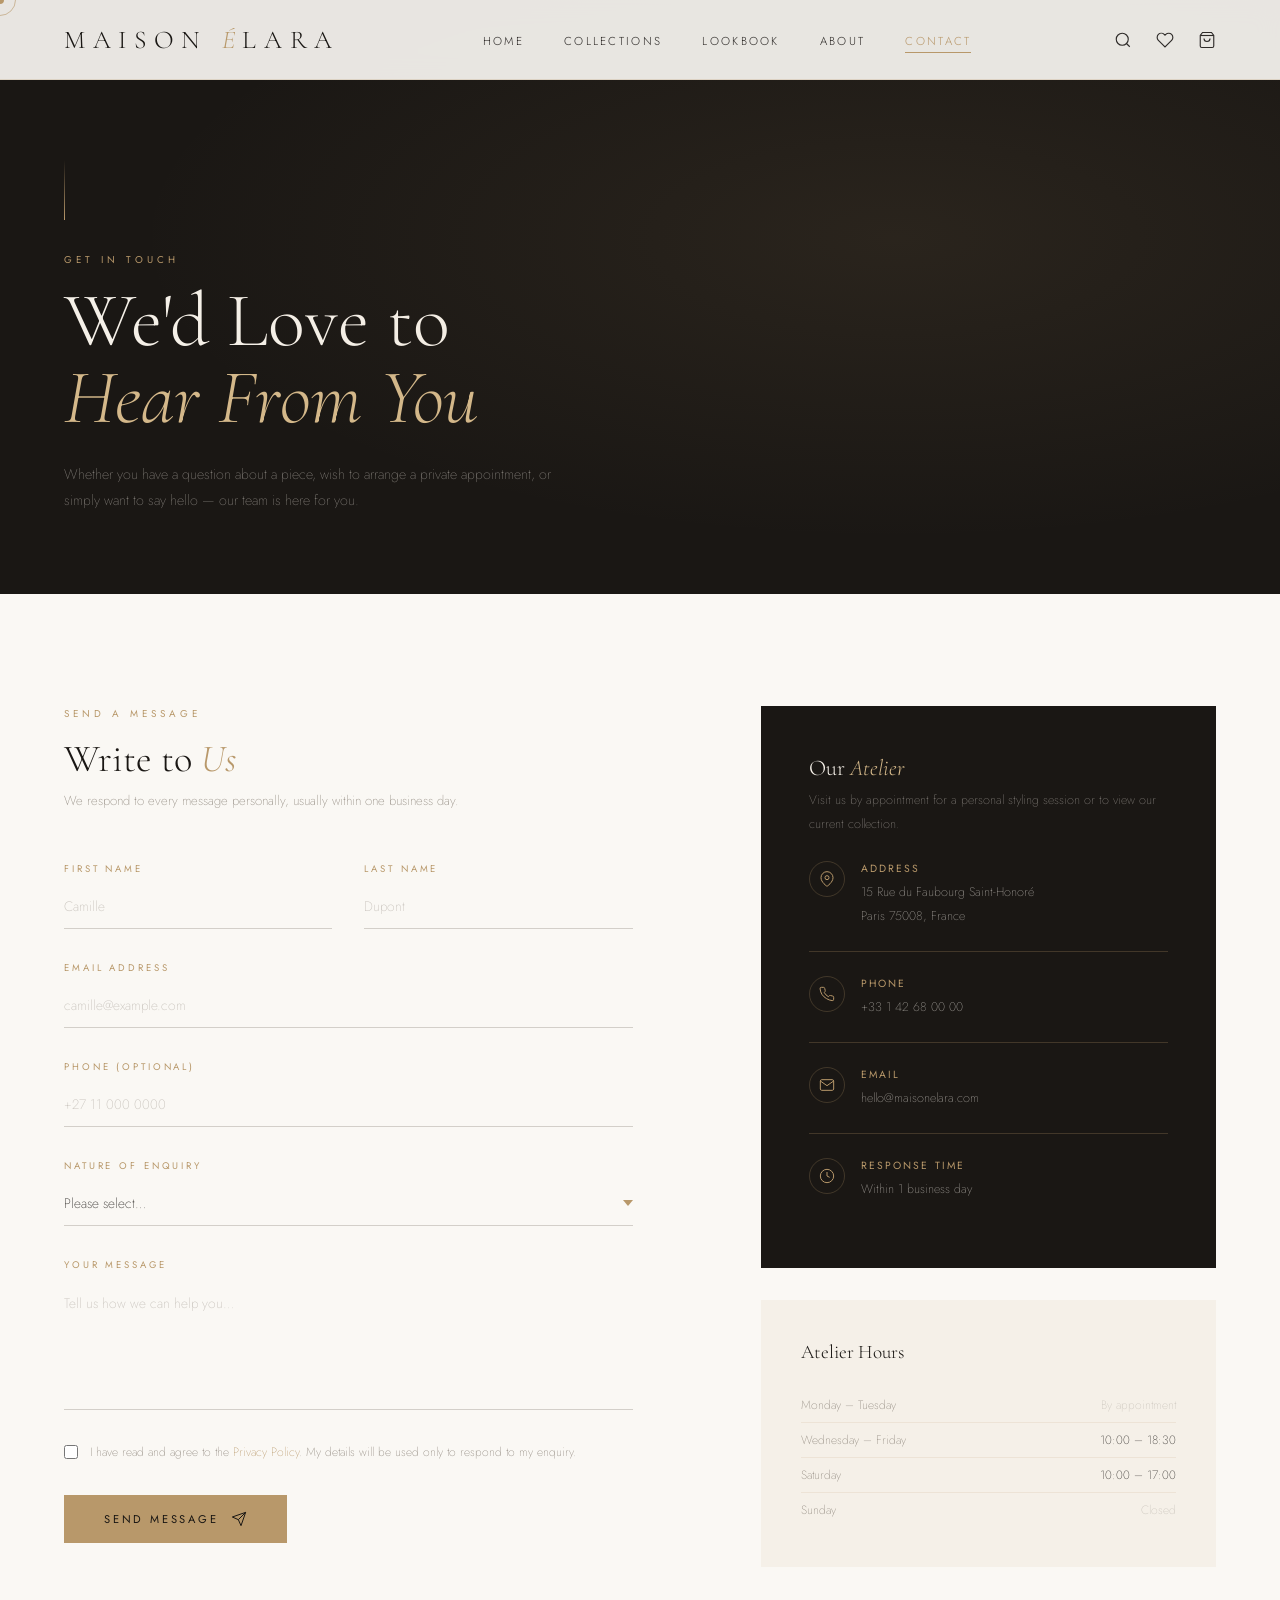
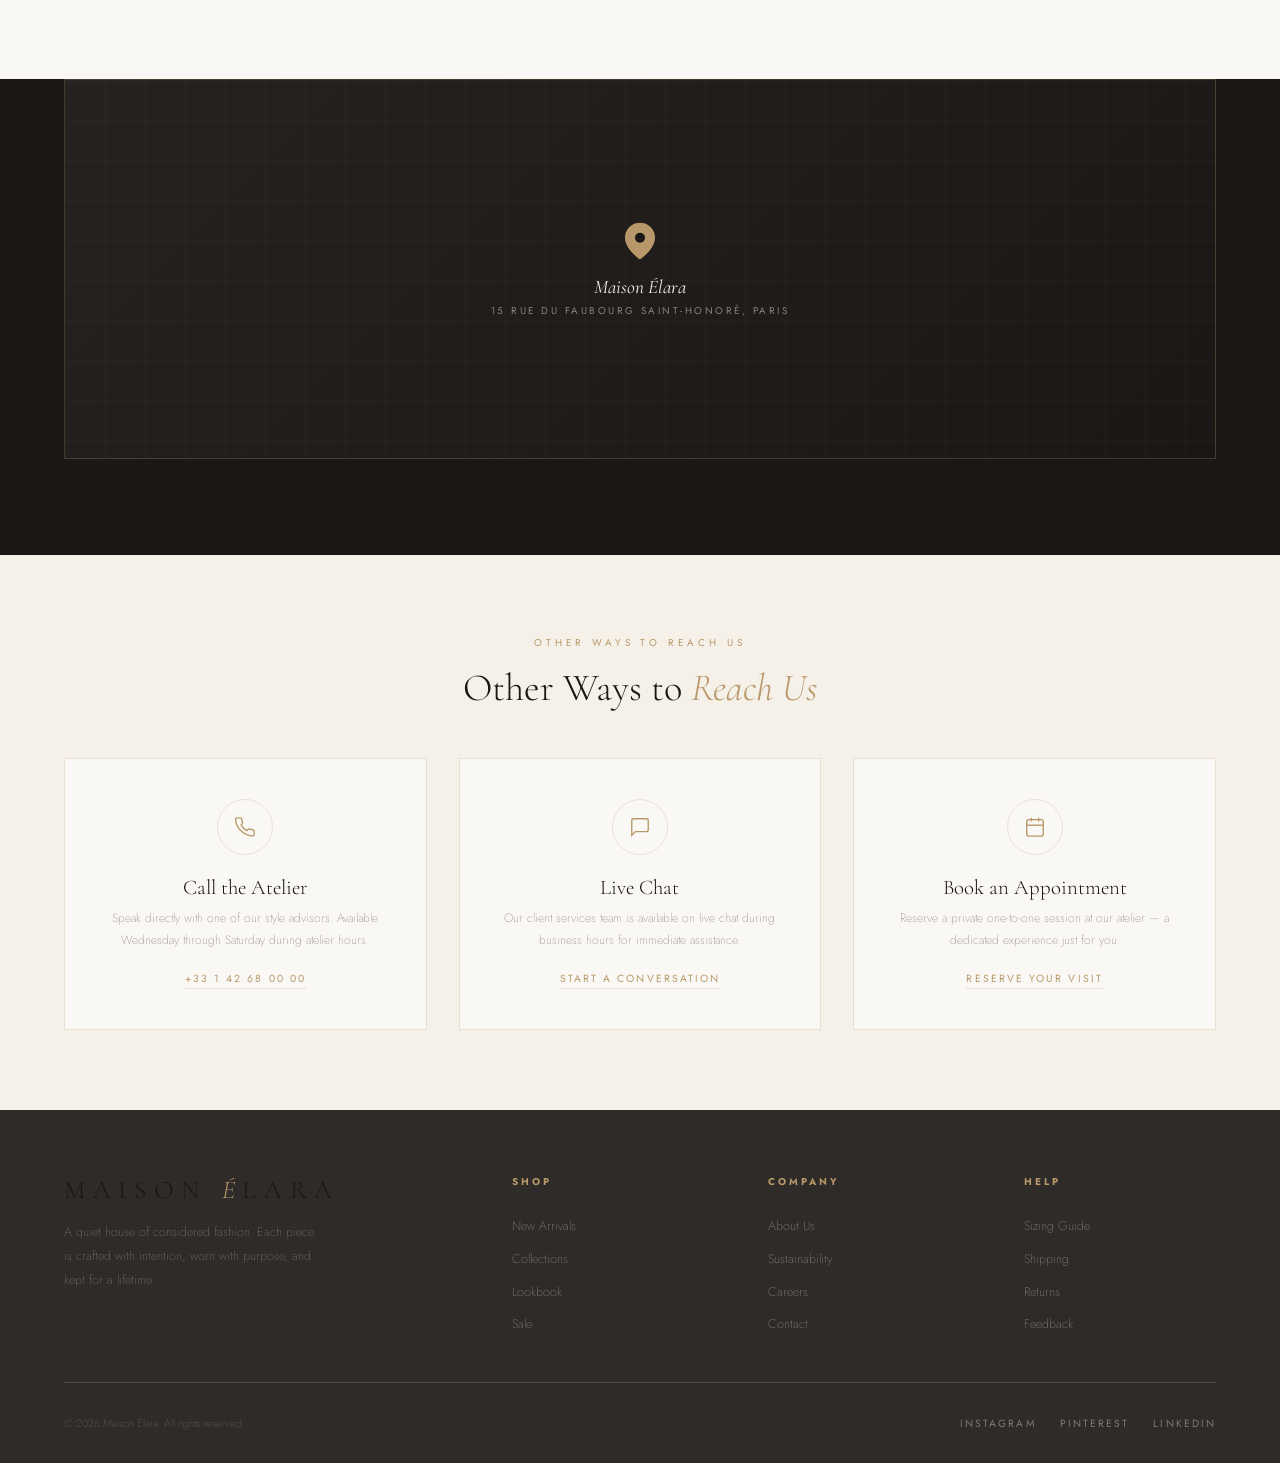
<file: contact us.html>
<!DOCTYPE html>
<html lang="en">
<head>
  <meta charset="UTF-8"/>
  <meta name="viewport" content="width=device-width, initial-scale=1.0"/>
  <title>Contact Us — MAISON ÉLARA</title>
  <link rel="stylesheet" href="style.css"/>
  <style>
    /* ── CONTACT-SPECIFIC ── */
    .contact-grid{padding:7rem 4rem;display:grid;grid-template-columns:5fr 4fr;gap:8rem}
    .form-intro{font-size:.82rem;font-weight:200;line-height:1.9;color:var(--muted);margin-bottom:3rem}
    .contact-form{display:flex;flex-direction:column;gap:2rem}
    .form-success{display:none;padding:1.5rem;background:rgba(184,152,106,.08);border:1px solid var(--border);text-align:center;margin-top:2rem}
    .form-success p{font-family:'Cormorant Garamond',serif;font-size:1.3rem;font-style:italic;color:var(--gold)}
    .form-success span{font-size:.75rem;font-weight:200;color:var(--muted);display:block;margin-top:.5rem}

    .hours-card{background:var(--cream);padding:2.5rem}
    .hours-title{font-family:'Cormorant Garamond',serif;font-size:1.2rem;font-weight:300;color:var(--dark);margin-bottom:1.5rem}
    .hours-row{display:flex;justify-content:space-between;font-size:.75rem;font-weight:200;color:var(--charcoal);padding:.5rem 0;border-bottom:1px solid rgba(184,152,106,.15)}
    .hours-row:last-child{border-bottom:none}
    .hours-row .day{color:var(--muted)}
    .closed{color:rgba(138,130,120,.4)}

    .map-area{padding:0 4rem 6rem;background:var(--dark)}
    .map-placeholder{width:100%;height:380px;background:linear-gradient(135deg,#252220,#1a1714);display:flex;align-items:center;justify-content:center;border:1px solid var(--border);position:relative;overflow:hidden}
    .map-placeholder::before{content:'';position:absolute;inset:0;background:linear-gradient(rgba(184,152,106,.04) 1px,transparent 1px),linear-gradient(90deg,rgba(184,152,106,.04) 1px,transparent 1px);background-size:40px 40px}
    .map-pin-group{text-align:center;position:relative;z-index:1}
    .map-label{font-family:'Cormorant Garamond',serif;font-size:1.2rem;font-style:italic;color:var(--cream)}
    .map-sublabel{font-size:.62rem;letter-spacing:.25em;text-transform:uppercase;color:var(--muted);margin-top:.25rem}

    .ways-section{padding:5rem 4rem;background:var(--cream)}
    .ways-grid{display:grid;grid-template-columns:repeat(3,1fr);gap:2rem;margin-top:3rem}
    .way-card{background:var(--warm);padding:2.5rem;text-align:center;border:1px solid var(--border);transition:transform .3s,border-color .3s}
    .way-card:hover{transform:translateY(-4px);border-color:var(--gold)}
    .way-icon{width:56px;height:56px;margin:0 auto 1.25rem;border:1px solid var(--border);border-radius:50%;display:flex;align-items:center;justify-content:center;color:var(--gold);transition:background .3s,color .3s}
    .way-card:hover .way-icon{background:var(--gold);color:var(--dark)}
    .way-name{font-family:'Cormorant Garamond',serif;font-size:1.3rem;font-weight:300;color:var(--dark);margin-bottom:.5rem}
    .way-desc{font-size:.75rem;font-weight:200;line-height:1.8;color:var(--muted)}
    .way-action{display:inline-block;margin-top:1.25rem;font-size:.65rem;letter-spacing:.2em;text-transform:uppercase;color:var(--gold);text-decoration:none;border-bottom:1px solid var(--border);padding-bottom:2px;transition:border-color .3s}
    .way-action:hover{border-color:var(--gold)}
  </style>
</head>
<body>
  <div class="cursor" id="cursor"></div>
  <div class="cursor-ring" id="cursorRing"></div>

  <nav id="navbar">
    <a href="index.html" class="nav-logo">MAISON <span>É</span>LARA</a>
    <ul class="nav-links">
      <li><a href="index.html">Home</a></li>
      <li><a href="#">Collections</a></li>
      <li><a href="#">Lookbook</a></li>
      <li><a href="aboutus.html">About</a></li>
      <li><a href="contactus.html" class="active">Contact</a></li>
    </ul>
    <div class="nav-right">
      <svg class="nav-icon" viewBox="0 0 24 24" fill="none" stroke="currentColor" stroke-width="1.5"><circle cx="11" cy="11" r="8"/><path d="m21 21-4.35-4.35"/></svg>
      <svg class="nav-icon" viewBox="0 0 24 24" fill="none" stroke="currentColor" stroke-width="1.5"><path d="M20.84 4.61a5.5 5.5 0 0 0-7.78 0L12 5.67l-1.06-1.06a5.5 5.5 0 0 0-7.78 7.78l1.06 1.06L12 21.23l7.78-7.78 1.06-1.06a5.5 5.5 0 0 0 0-7.78z"/></svg>
      <svg class="nav-icon" viewBox="0 0 24 24" fill="none" stroke="currentColor" stroke-width="1.5"><path d="M6 2 3 6v14a2 2 0 0 0 2 2h14a2 2 0 0 0 2-2V6l-3-4z"/><line x1="3" y1="6" x2="21" y2="6"/><path d="M16 10a4 4 0 0 1-8 0"/></svg>
    </div>
  </nav>

  <section class="page-hero">
    <div class="page-hero-line"></div>
    <p class="page-hero-tag">Get in Touch</p>
    <h1 class="page-hero-title">We'd Love to<br><em>Hear From You</em></h1>
    <p class="page-hero-subtitle">Whether you have a question about a piece, wish to arrange a private appointment, or simply want to say hello — our team is here for you.</p>
  </section>

  <section class="contact-grid reveal">
    <!-- FORM -->
    <div>
      <p class="eyebrow">Send a Message</p>
      <h2 class="serif-title" style="font-size:clamp(2rem,3vw,3rem);margin-bottom:.5rem">Write to <em>Us</em></h2>
      <p class="form-intro">We respond to every message personally, usually within one business day.</p>
      <div class="contact-form" id="contactForm">
        <div class="form-row">
          <div class="form-group"><label>First Name</label><input type="text" placeholder="Camille"/></div>
          <div class="form-group"><label>Last Name</label><input type="text" placeholder="Dupont"/></div>
        </div>
        <div class="form-group"><label>Email Address</label><input type="email" placeholder="camille@example.com"/></div>
        <div class="form-group"><label>Phone (Optional)</label><input type="tel" placeholder="+27 11 000 0000"/></div>
        <div class="form-group">
          <label>Nature of Enquiry</label>
          <select>
            <option disabled selected>Please select…</option>
            <option>Product Question</option>
            <option>Order & Shipping</option>
            <option>Private Appointment</option>
            <option>Wholesale & Partnerships</option>
            <option>Press & Media</option>
            <option>General Enquiry</option>
          </select>
        </div>
        <div class="form-group"><label>Your Message</label><textarea placeholder="Tell us how we can help you…"></textarea></div>
        <div class="form-check">
          <input type="checkbox" id="privacy"/>
          <label for="privacy">I have read and agree to the <a href="#">Privacy Policy</a>. My details will be used only to respond to my enquiry.</label>
        </div>
        <div>
          <button type="button" class="btn-primary" onclick="document.getElementById('contactForm').style.display='none';document.getElementById('formSuccess').style.display='block'">
            Send Message <svg width="16" height="16" viewBox="0 0 24 24" fill="none" stroke="currentColor" stroke-width="1.5"><path d="M22 2L11 13M22 2L15 22l-4-9-9-4 20-7z"/></svg>
          </button>
        </div>
      </div>
      <div class="form-success" id="formSuccess">
        <p>✦ &nbsp; Message Received</p>
        <span>Thank you for reaching out. A member of our team will be in touch within one business day.</span>
      </div>
    </div>

    <!-- INFO PANEL -->
    <div>
      <div class="info-card">
        <h3 class="info-card-title">Our <em>Atelier</em></h3>
        <p>Visit us by appointment for a personal styling session or to view our current collection.</p>
        <div class="info-item">
          <div class="info-icon"><svg width="16" height="16" viewBox="0 0 24 24" fill="none" stroke="currentColor" stroke-width="1.5"><path d="M21 10c0 7-9 13-9 13s-9-6-9-13a9 9 0 0 1 18 0z"/><circle cx="12" cy="10" r="3"/></svg></div>
          <div class="info-text"><strong>Address</strong><span>15 Rue du Faubourg Saint-Honoré<br>Paris 75008, France</span></div>
        </div>
        <div class="info-divider"></div>
        <div class="info-item">
          <div class="info-icon"><svg width="16" height="16" viewBox="0 0 24 24" fill="none" stroke="currentColor" stroke-width="1.5"><path d="M22 16.92v3a2 2 0 0 1-2.18 2 19.79 19.79 0 0 1-8.63-3.07A19.5 19.5 0 0 1 4.69 13a19.79 19.79 0 0 1-3.07-8.67A2 2 0 0 1 3.6 2h3a2 2 0 0 1 2 1.72c.127.96.361 1.903.7 2.81a2 2 0 0 1-.45 2.11L7.91 9.91a16 16 0 0 0 6.1 6.1l1.27-1.27a2 2 0 0 1 2.11-.45c.907.339 1.85.573 2.81.7A2 2 0 0 1 22 16.92z"/></svg></div>
          <div class="info-text"><strong>Phone</strong><span>+33 1 42 68 00 00</span></div>
        </div>
        <div class="info-divider"></div>
        <div class="info-item">
          <div class="info-icon"><svg width="16" height="16" viewBox="0 0 24 24" fill="none" stroke="currentColor" stroke-width="1.5"><path d="M4 4h16c1.1 0 2 .9 2 2v12c0 1.1-.9 2-2 2H4c-1.1 0-2-.9-2-2V6c0-1.1.9-2 2-2z"/><polyline points="22,6 12,13 2,6"/></svg></div>
          <div class="info-text"><strong>Email</strong><span>hello@maisonelara.com</span></div>
        </div>
        <div class="info-divider"></div>
        <div class="info-item">
          <div class="info-icon"><svg width="16" height="16" viewBox="0 0 24 24" fill="none" stroke="currentColor" stroke-width="1.5"><circle cx="12" cy="12" r="10"/><polyline points="12 6 12 12 16 14"/></svg></div>
          <div class="info-text"><strong>Response Time</strong><span>Within 1 business day</span></div>
        </div>
      </div>
      <div class="hours-card">
        <h3 class="hours-title">Atelier Hours</h3>
        <div class="hours-row"><span class="day">Monday – Tuesday</span><span class="closed">By appointment</span></div>
        <div class="hours-row"><span class="day">Wednesday – Friday</span><span>10:00 – 18:30</span></div>
        <div class="hours-row"><span class="day">Saturday</span><span>10:00 – 17:00</span></div>
        <div class="hours-row"><span class="day">Sunday</span><span class="closed">Closed</span></div>
      </div>
    </div>
  </section>

  <div class="map-area reveal">
    <div class="map-placeholder">
      <div class="map-pin-group">
        <div style="color:var(--gold);margin-bottom:.5rem;animation:pulse 2s infinite">
          <svg width="40" height="40" viewBox="0 0 24 24" fill="var(--gold)" stroke="none"><path d="M21 10c0 7-9 13-9 13s-9-6-9-13a9 9 0 0 1 18 0z"/><circle cx="12" cy="10" r="3" fill="#1a1714"/></svg>
        </div>
        <p class="map-label">Maison Élara</p>
        <p class="map-sublabel">15 Rue du Faubourg Saint-Honoré, Paris</p>
      </div>
    </div>
  </div>

  <section class="ways-section reveal">
    <p class="eyebrow" style="text-align:center">Other Ways to Reach Us</p>
    <h2 class="serif-title" style="font-size:clamp(2rem,3vw,2.8rem);text-align:center">Other Ways to <em>Reach Us</em></h2>
    <div class="ways-grid">
      <div class="way-card">
        <div class="way-icon"><svg width="22" height="22" viewBox="0 0 24 24" fill="none" stroke="currentColor" stroke-width="1.5"><path d="M22 16.92v3a2 2 0 0 1-2.18 2 19.79 19.79 0 0 1-8.63-3.07A19.5 19.5 0 0 1 4.69 13a19.79 19.79 0 0 1-3.07-8.67A2 2 0 0 1 3.6 2h3a2 2 0 0 1 2 1.72c.127.96.361 1.903.7 2.81a2 2 0 0 1-.45 2.11L7.91 9.91a16 16 0 0 0 6.1 6.1l1.27-1.27a2 2 0 0 1 2.11-.45c.907.339 1.85.573 2.81.7A2 2 0 0 1 22 16.92z"/></svg></div>
        <h3 class="way-name">Call the Atelier</h3>
        <p class="way-desc">Speak directly with one of our style advisors. Available Wednesday through Saturday during atelier hours.</p>
        <a href="tel:+33142680000" class="way-action">+33 1 42 68 00 00</a>
      </div>
      <div class="way-card">
        <div class="way-icon"><svg width="22" height="22" viewBox="0 0 24 24" fill="none" stroke="currentColor" stroke-width="1.5"><path d="M21 15a2 2 0 0 1-2 2H7l-4 4V5a2 2 0 0 1 2-2h14a2 2 0 0 1 2 2z"/></svg></div>
        <h3 class="way-name">Live Chat</h3>
        <p class="way-desc">Our client services team is available on live chat during business hours for immediate assistance.</p>
        <a href="#" class="way-action">Start a Conversation</a>
      </div>
      <div class="way-card">
        <div class="way-icon"><svg width="22" height="22" viewBox="0 0 24 24" fill="none" stroke="currentColor" stroke-width="1.5"><rect x="3" y="4" width="18" height="18" rx="2"/><line x1="16" y1="2" x2="16" y2="6"/><line x1="8" y1="2" x2="8" y2="6"/><line x1="3" y1="10" x2="21" y2="10"/></svg></div>
        <h3 class="way-name">Book an Appointment</h3>
        <p class="way-desc">Reserve a private one-to-one session at our atelier — a dedicated experience just for you.</p>
        <a href="#" class="way-action">Reserve Your Visit</a>
      </div>
    </div>
  </section>

  <footer>
    <div class="footer-top">
      <div class="footer-brand"><a href="index.html" class="nav-logo">MAISON <span>É</span>LARA</a><p>A quiet house of considered fashion. Each piece is crafted with intention, worn with purpose, and kept for a lifetime.</p></div>
      <div class="footer-col"><h4>Shop</h4><ul><li><a href="#">New Arrivals</a></li><li><a href="#">Collections</a></li><li><a href="#">Lookbook</a></li><li><a href="#">Sale</a></li></ul></div>
      <div class="footer-col"><h4>Company</h4><ul><li><a href="aboutus.html">About Us</a></li><li><a href="#">Sustainability</a></li><li><a href="#">Careers</a></li><li><a href="contactus.html">Contact</a></li></ul></div>
      <div class="footer-col"><h4>Help</h4><ul><li><a href="#">Sizing Guide</a></li><li><a href="#">Shipping</a></li><li><a href="#">Returns</a></li><li><a href="feedback.html">Feedback</a></li></ul></div>
    </div>
    <div class="footer-bottom">
      <p class="footer-copy">© 2026 Maison Élara. All rights reserved.</p>
      <div class="footer-socials"><a href="#">Instagram</a><a href="#">Pinterest</a><a href="#">LinkedIn</a></div>
    </div>
  </footer>

  <script>
    const c=document.getElementById('cursor'),r=document.getElementById('cursorRing');
    document.addEventListener('mousemove',e=>{
      c.style.left=e.clientX+'px';c.style.top=e.clientY+'px';
      setTimeout(()=>{r.style.left=e.clientX+'px';r.style.top=e.clientY+'px'},80);
    });
    window.addEventListener('scroll',()=>document.getElementById('navbar').classList.toggle('scrolled',scrollY>80));
    const obs=new IntersectionObserver((es,o)=>es.forEach(e=>{if(e.isIntersecting){e.target.classList.add('visible');o.unobserve(e.target)}}),{threshold:.1});
    document.querySelectorAll('.reveal').forEach(el=>obs.observe(el));
  </script>
</body>
</html>
</file>
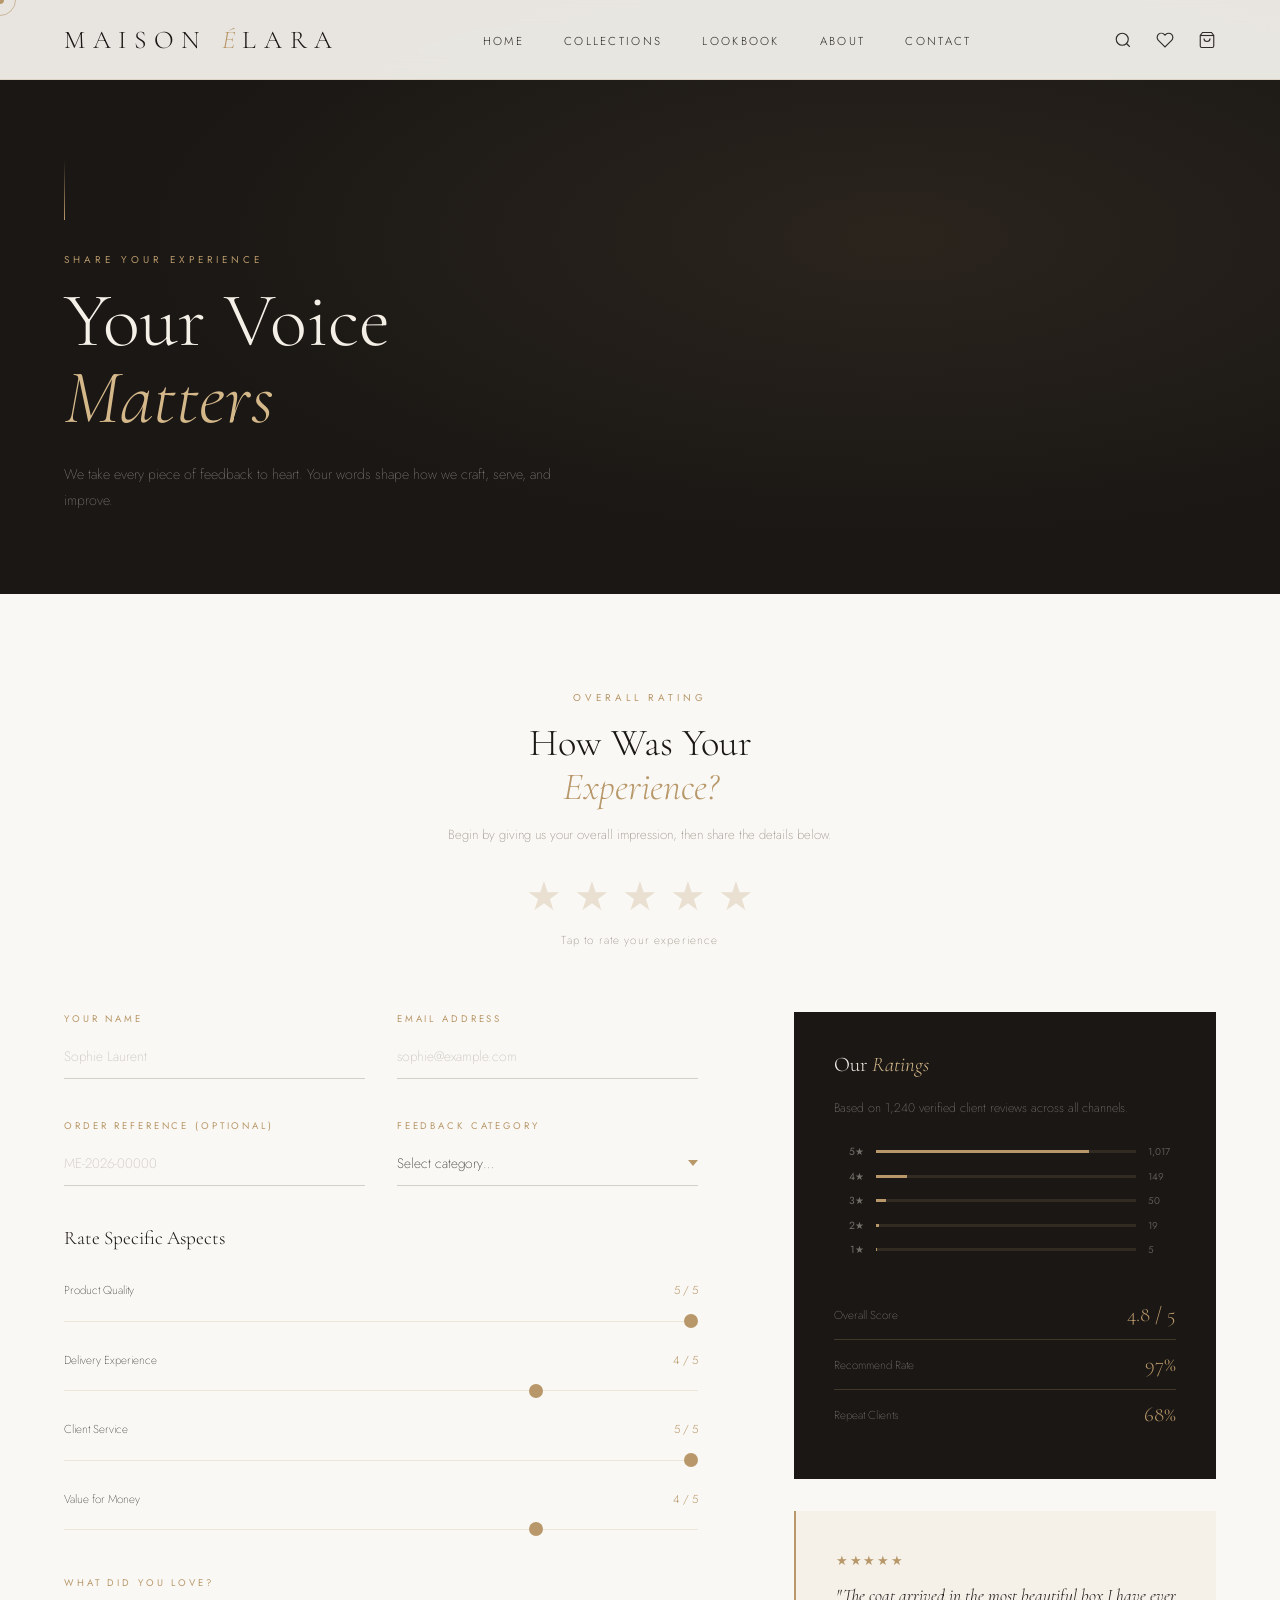
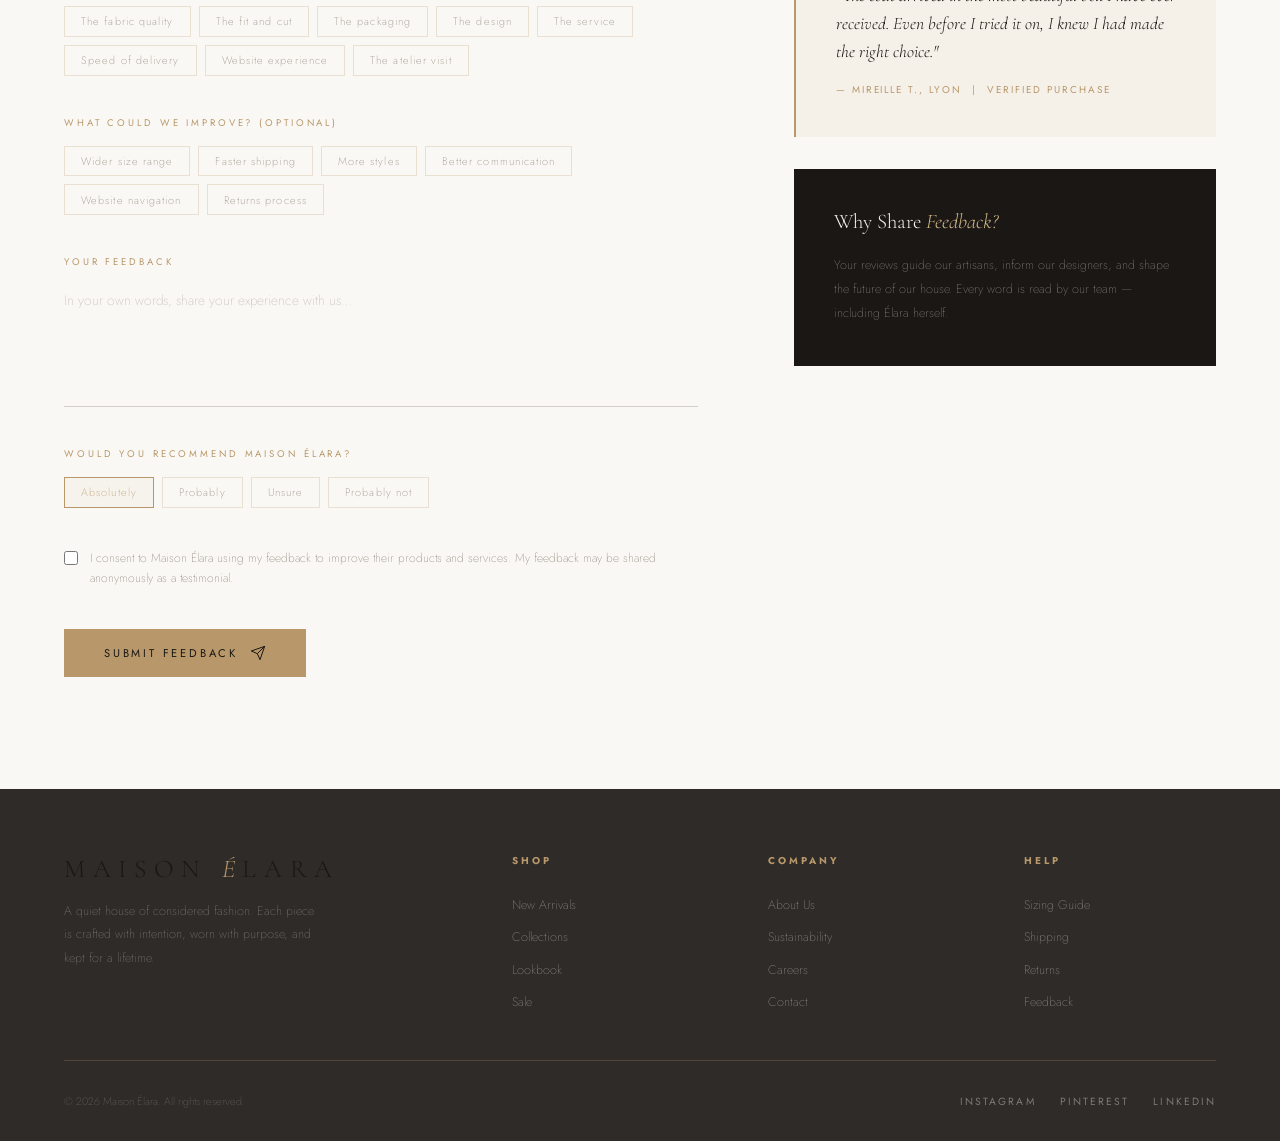
<file: feedback.html>
<!DOCTYPE html>
<html lang="en">
<head>
  <meta charset="UTF-8"/>
  <meta name="viewport" content="width=device-width, initial-scale=1.0"/>
  <title>Feedback — MAISON ÉLARA</title>
  <link rel="stylesheet" href="style.css"/>
  <style>
    /* ── FEEDBACK-SPECIFIC ── */
    .feedback-grid{padding:4rem 4rem 7rem;display:grid;grid-template-columns:3fr 2fr;gap:6rem}
    .fb-form{display:flex;flex-direction:column;gap:2.5rem}

    .star-chooser{display:flex;justify-content:center;gap:.75rem;margin-bottom:1rem}
    .star-btn{background:none;border:none;cursor:none;font-size:2.5rem;color:rgba(184,152,106,.25);transition:color .2s,transform .2s;line-height:1}
    .star-btn.active{color:var(--gold);transform:scale(1.15)}
    .star-label{text-align:center;font-size:.72rem;font-weight:200;color:var(--muted);letter-spacing:.1em;min-height:1.2em}

    .ratings-group{display:flex;flex-direction:column;gap:1.5rem}
    .ratings-title{font-family:'Cormorant Garamond',serif;font-size:1.2rem;font-weight:300;color:var(--dark);margin-bottom:.5rem}
    .rating-row-header{display:flex;justify-content:space-between;align-items:center;margin-bottom:.4rem}
    .rating-row-label{font-size:.72rem;font-weight:200;color:var(--charcoal)}
    .rating-row-val{font-size:.72rem;font-weight:300;color:var(--gold)}
    .rating-slider{-webkit-appearance:none;appearance:none;width:100%;height:1px;background:rgba(184,152,106,.2);outline:none;cursor:none}
    .rating-slider::-webkit-slider-thumb{-webkit-appearance:none;width:14px;height:14px;background:var(--gold);border-radius:50%;cursor:none}
    .rating-slider::-moz-range-thumb{width:14px;height:14px;background:var(--gold);border:none;border-radius:50%}

    /* Sidebar */
    .sidebar-block{background:var(--dark);padding:2.5rem;margin-bottom:2rem}
    .sidebar-block h3{font-family:'Cormorant Garamond',serif;font-size:1.3rem;font-weight:300;color:var(--cream);margin-bottom:1.25rem}
    .sidebar-block h3 em{font-style:italic;color:var(--gold-l)}
    .sidebar-block p{font-size:.78rem;font-weight:200;line-height:1.9;color:rgba(245,240,232,.5)}
    .stat-row{display:flex;justify-content:space-between;align-items:center;padding:.75rem 0;border-bottom:1px solid var(--border)}
    .stat-row:last-child{border-bottom:none}
    .stat-label{font-size:.72rem;font-weight:200;color:rgba(245,240,232,.5)}
    .stat-val{font-family:'Cormorant Garamond',serif;font-size:1.3rem;font-weight:300;color:var(--gold)}
    .review-bar-row{display:flex;align-items:center;gap:.75rem;margin-bottom:.6rem}
    .review-bar-label{font-size:.65rem;color:rgba(245,240,232,.4);width:30px;text-align:right;flex-shrink:0}
    .review-bar-track{flex:1;height:3px;background:rgba(184,152,106,.15)}
    .review-bar-fill{height:100%;background:var(--gold)}
    .review-bar-count{font-size:.62rem;color:rgba(245,240,232,.3);width:28px}
    .sidebar-testimonial{background:var(--cream);padding:2.5rem;border-left:2px solid var(--gold)}
    .testimonial-text{font-family:'Cormorant Garamond',serif;font-size:1.1rem;font-style:italic;font-weight:300;color:var(--dark);line-height:1.6;margin-bottom:1rem}
    .testimonial-meta{font-size:.62rem;letter-spacing:.2em;text-transform:uppercase;color:var(--gold)}

    /* Success screen */
    .success-screen{display:none;min-height:100vh;background:var(--dark);flex-direction:column;align-items:center;justify-content:center;text-align:center;padding:4rem}
    .success-screen.show{display:flex}
    .success-title{font-family:'Cormorant Garamond',serif;font-size:clamp(2.5rem,5vw,4.5rem);font-weight:300;color:var(--cream);margin-bottom:1rem;animation:fadeUp 1s .2s both}
    .success-title em{font-style:italic;color:var(--gold-l)}
    .success-text{font-size:.88rem;font-weight:200;line-height:1.9;color:rgba(245,240,232,.5);max-width:440px;margin:0 auto 2.5rem;animation:fadeUp 1s .4s both}
  </style>
</head>
<body>
  <div class="cursor" id="cursor"></div>
  <div class="cursor-ring" id="cursorRing"></div>

  <div id="mainContent">
    <nav id="navbar">
      <a href="index.html" class="nav-logo">MAISON <span>É</span>LARA</a>
      <ul class="nav-links">
        <li><a href="index.html">Home</a></li>
        <li><a href="#">Collections</a></li>
        <li><a href="#">Lookbook</a></li>
        <li><a href="aboutus.html">About</a></li>
        <li><a href="contactus.html">Contact</a></li>
      </ul>
      <div class="nav-right">
        <svg class="nav-icon" viewBox="0 0 24 24" fill="none" stroke="currentColor" stroke-width="1.5"><circle cx="11" cy="11" r="8"/><path d="m21 21-4.35-4.35"/></svg>
        <svg class="nav-icon" viewBox="0 0 24 24" fill="none" stroke="currentColor" stroke-width="1.5"><path d="M20.84 4.61a5.5 5.5 0 0 0-7.78 0L12 5.67l-1.06-1.06a5.5 5.5 0 0 0-7.78 7.78l1.06 1.06L12 21.23l7.78-7.78 1.06-1.06a5.5 5.5 0 0 0 0-7.78z"/></svg>
        <svg class="nav-icon" viewBox="0 0 24 24" fill="none" stroke="currentColor" stroke-width="1.5"><path d="M6 2 3 6v14a2 2 0 0 0 2 2h14a2 2 0 0 0 2-2V6l-3-4z"/><line x1="3" y1="6" x2="21" y2="6"/><path d="M16 10a4 4 0 0 1-8 0"/></svg>
      </div>
    </nav>

    <section class="page-hero">
      <div class="page-hero-line"></div>
      <p class="page-hero-tag">Share Your Experience</p>
      <h1 class="page-hero-title">Your Voice<br><em>Matters</em></h1>
      <p class="page-hero-subtitle">We take every piece of feedback to heart. Your words shape how we craft, serve, and improve.</p>
    </section>

    <!-- STAR RATING -->
    <section style="padding:6rem 4rem 0;text-align:center" class="reveal">
      <p class="eyebrow">Overall Rating</p>
      <h2 class="serif-title" style="font-size:clamp(2rem,3vw,3rem);margin-bottom:1rem">How Was Your<br><em>Experience?</em></h2>
      <p style="font-size:.82rem;font-weight:200;color:var(--muted);margin-bottom:2rem">Begin by giving us your overall impression, then share the details below.</p>
      <div class="star-chooser">
        <button class="star-btn" onclick="setStar(1)">★</button>
        <button class="star-btn" onclick="setStar(2)">★</button>
        <button class="star-btn" onclick="setStar(3)">★</button>
        <button class="star-btn" onclick="setStar(4)">★</button>
        <button class="star-btn" onclick="setStar(5)">★</button>
      </div>
      <p class="star-label" id="starLabel">Tap to rate your experience</p>
    </section>

    <!-- FEEDBACK FORM -->
    <div class="feedback-grid reveal">
      <div class="fb-form">
        <div class="form-row">
          <div class="form-group"><label>Your Name</label><input type="text" placeholder="Sophie Laurent"/></div>
          <div class="form-group"><label>Email Address</label><input type="email" placeholder="sophie@example.com"/></div>
        </div>
        <div class="form-row">
          <div class="form-group"><label>Order Reference (Optional)</label><input type="text" placeholder="ME-2026-00000"/></div>
          <div class="form-group">
            <label>Feedback Category</label>
            <select>
              <option disabled selected>Select category…</option>
              <option>Product Quality</option><option>Delivery & Packaging</option><option>Client Service</option><option>Online Experience</option><option>In-Store Experience</option><option>Sizing & Fit</option><option>General</option>
            </select>
          </div>
        </div>

        <div class="ratings-group">
          <p class="ratings-title">Rate Specific Aspects</p>
          <div><div class="rating-row-header"><span class="rating-row-label">Product Quality</span><span class="rating-row-val" id="val-q">5 / 5</span></div><input type="range" class="rating-slider" min="1" max="5" value="5" oninput="document.getElementById('val-q').textContent=this.value+' / 5'"/></div>
          <div><div class="rating-row-header"><span class="rating-row-label">Delivery Experience</span><span class="rating-row-val" id="val-d">4 / 5</span></div><input type="range" class="rating-slider" min="1" max="5" value="4" oninput="document.getElementById('val-d').textContent=this.value+' / 5'"/></div>
          <div><div class="rating-row-header"><span class="rating-row-label">Client Service</span><span class="rating-row-val" id="val-s">5 / 5</span></div><input type="range" class="rating-slider" min="1" max="5" value="5" oninput="document.getElementById('val-s').textContent=this.value+' / 5'"/></div>
          <div><div class="rating-row-header"><span class="rating-row-label">Value for Money</span><span class="rating-row-val" id="val-v">4 / 5</span></div><input type="range" class="rating-slider" min="1" max="5" value="4" oninput="document.getElementById('val-v').textContent=this.value+' / 5'"/></div>
        </div>

        <div class="form-group">
          <label>What did you love?</label>
          <div class="chip-group">
            <div class="chip" onclick="this.classList.toggle('selected')">The fabric quality</div>
            <div class="chip" onclick="this.classList.toggle('selected')">The fit and cut</div>
            <div class="chip" onclick="this.classList.toggle('selected')">The packaging</div>
            <div class="chip" onclick="this.classList.toggle('selected')">The design</div>
            <div class="chip" onclick="this.classList.toggle('selected')">The service</div>
            <div class="chip" onclick="this.classList.toggle('selected')">Speed of delivery</div>
            <div class="chip" onclick="this.classList.toggle('selected')">Website experience</div>
            <div class="chip" onclick="this.classList.toggle('selected')">The atelier visit</div>
          </div>
        </div>

        <div class="form-group">
          <label>What could we improve? (Optional)</label>
          <div class="chip-group">
            <div class="chip" onclick="this.classList.toggle('selected')">Wider size range</div>
            <div class="chip" onclick="this.classList.toggle('selected')">Faster shipping</div>
            <div class="chip" onclick="this.classList.toggle('selected')">More styles</div>
            <div class="chip" onclick="this.classList.toggle('selected')">Better communication</div>
            <div class="chip" onclick="this.classList.toggle('selected')">Website navigation</div>
            <div class="chip" onclick="this.classList.toggle('selected')">Returns process</div>
          </div>
        </div>

        <div class="form-group"><label>Your Feedback</label><textarea placeholder="In your own words, share your experience with us…"></textarea></div>

        <div class="form-group">
          <label>Would you recommend Maison Élara?</label>
          <div class="chip-group" id="recGroup">
            <div class="chip selected" onclick="selectSingle(this,'recGroup')">Absolutely</div>
            <div class="chip" onclick="selectSingle(this,'recGroup')">Probably</div>
            <div class="chip" onclick="selectSingle(this,'recGroup')">Unsure</div>
            <div class="chip" onclick="selectSingle(this,'recGroup')">Probably not</div>
          </div>
        </div>

        <div class="form-check">
          <input type="checkbox" id="fbConsent"/>
          <label for="fbConsent">I consent to Maison Élara using my feedback to improve their products and services. My feedback may be shared anonymously as a testimonial.</label>
        </div>

        <div>
          <button type="button" class="btn-primary" onclick="submitFeedback()">
            Submit Feedback <svg width="16" height="16" viewBox="0 0 24 24" fill="none" stroke="currentColor" stroke-width="1.5"><path d="M22 2L11 13M22 2L15 22l-4-9-9-4 20-7z"/></svg>
          </button>
        </div>
      </div>

      <!-- SIDEBAR -->
      <div>
        <div class="sidebar-block">
          <h3>Our <em>Ratings</em></h3>
          <p>Based on 1,240 verified client reviews across all channels.</p>
          <br>
          <div class="review-bar-row"><span class="review-bar-label">5★</span><div class="review-bar-track"><div class="review-bar-fill" style="width:82%"></div></div><span class="review-bar-count">1,017</span></div>
          <div class="review-bar-row"><span class="review-bar-label">4★</span><div class="review-bar-track"><div class="review-bar-fill" style="width:12%"></div></div><span class="review-bar-count">149</span></div>
          <div class="review-bar-row"><span class="review-bar-label">3★</span><div class="review-bar-track"><div class="review-bar-fill" style="width:4%"></div></div><span class="review-bar-count">50</span></div>
          <div class="review-bar-row"><span class="review-bar-label">2★</span><div class="review-bar-track"><div class="review-bar-fill" style="width:1.5%"></div></div><span class="review-bar-count">19</span></div>
          <div class="review-bar-row"><span class="review-bar-label">1★</span><div class="review-bar-track"><div class="review-bar-fill" style="width:0.4%"></div></div><span class="review-bar-count">5</span></div>
          <br>
          <div class="stat-row"><span class="stat-label">Overall Score</span><span class="stat-val">4.8 / 5</span></div>
          <div class="stat-row"><span class="stat-label">Recommend Rate</span><span class="stat-val">97%</span></div>
          <div class="stat-row"><span class="stat-label">Repeat Clients</span><span class="stat-val">68%</span></div>
        </div>

        <div class="sidebar-testimonial">
          <p style="color:var(--gold);font-size:.8rem;letter-spacing:.15em;margin-bottom:.75rem">★★★★★</p>
          <p class="testimonial-text">"The coat arrived in the most beautiful box I have ever received. Even before I tried it on, I knew I had made the right choice."</p>
          <p class="testimonial-meta">— Mireille T., Lyon &nbsp;|&nbsp; Verified Purchase</p>
        </div>

        <div class="sidebar-block" style="margin-top:2rem">
          <h3>Why Share <em>Feedback?</em></h3>
          <p>Your reviews guide our artisans, inform our designers, and shape the future of our house. Every word is read by our team — including Élara herself.</p>
        </div>
      </div>
    </div>

    <footer>
      <div class="footer-top">
        <div class="footer-brand"><a href="index.html" class="nav-logo">MAISON <span>É</span>LARA</a><p>A quiet house of considered fashion. Each piece is crafted with intention, worn with purpose, and kept for a lifetime.</p></div>
        <div class="footer-col"><h4>Shop</h4><ul><li><a href="#">New Arrivals</a></li><li><a href="#">Collections</a></li><li><a href="#">Lookbook</a></li><li><a href="#">Sale</a></li></ul></div>
        <div class="footer-col"><h4>Company</h4><ul><li><a href="aboutus.html">About Us</a></li><li><a href="#">Sustainability</a></li><li><a href="#">Careers</a></li><li><a href="contactus.html">Contact</a></li></ul></div>
        <div class="footer-col"><h4>Help</h4><ul><li><a href="#">Sizing Guide</a></li><li><a href="#">Shipping</a></li><li><a href="#">Returns</a></li><li><a href="feedback.html">Feedback</a></li></ul></div>
      </div>
      <div class="footer-bottom">
        <p class="footer-copy">© 2026 Maison Élara. All rights reserved.</p>
        <div class="footer-socials"><a href="#">Instagram</a><a href="#">Pinterest</a><a href="#">LinkedIn</a></div>
      </div>
    </footer>
  </div>

  <!-- SUCCESS SCREEN -->
  <div class="success-screen" id="successScreen">
    <p style="color:var(--gold);font-size:3rem;margin-bottom:2rem;animation:fadeIn 1s">✦</p>
    <h2 class="success-title">Merci,<br><em>Thank You</em></h2>
    <p class="success-text">Your feedback has been received with gratitude. It will be read, considered, and used to make Maison Élara better with every stitch.</p>
    <a href="index.html" class="btn-primary">Return to Boutique <svg width="16" height="16" viewBox="0 0 24 24" fill="none" stroke="currentColor" stroke-width="1.5"><path d="M5 12h14M12 5l7 7-7 7"/></svg></a>
  </div>

  <script>
    const c=document.getElementById('cursor'),r=document.getElementById('cursorRing');
    document.addEventListener('mousemove',e=>{
      c.style.left=e.clientX+'px';c.style.top=e.clientY+'px';
      setTimeout(()=>{r.style.left=e.clientX+'px';r.style.top=e.clientY+'px'},80);
    });
    window.addEventListener('scroll',()=>document.getElementById('navbar').classList.toggle('scrolled',scrollY>80));
    const obs=new IntersectionObserver((es,o)=>es.forEach(e=>{if(e.isIntersecting){e.target.classList.add('visible');o.unobserve(e.target)}}),{threshold:.1});
    document.querySelectorAll('.reveal').forEach(el=>obs.observe(el));

    const labels=['','Poor','Fair','Good','Very Good','Outstanding'];
    function setStar(n){
      document.querySelectorAll('.star-btn').forEach((b,i)=>b.classList.toggle('active',i<n));
      document.getElementById('starLabel').textContent=labels[n]+' — '+n+' out of 5 stars';
    }
    function selectSingle(el,id){
      document.querySelectorAll('#'+id+' .chip').forEach(c=>c.classList.remove('selected'));
      el.classList.add('selected');
    }
    function submitFeedback(){
      document.getElementById('mainContent').style.display='none';
      document.getElementById('successScreen').classList.add('show');
      scrollTo(0,0);
    }
  </script>
</body>
</html>
</file>
<file: style.css>
/* ── MAISON ÉLARA — Shared Stylesheet ── */
@import url('https://fonts.googleapis.com/css2?family=Cormorant+Garamond:ital,wght@0,300;0,400;1,300;1,400&family=Jost:wght@200;300;400&display=swap');

/* ── RESET & TOKENS ── */
*,*::before,*::after{margin:0;padding:0;box-sizing:border-box}
:root{
  --cream:#f5f0e8;--warm:#faf8f4;--dark:#1a1714;--charcoal:#2e2b28;
  --gold:#b8986a;--gold-l:#d4b88a;--muted:#8a8278;
  --border:rgba(184,152,106,.25);
}
html{scroll-behavior:smooth}
body{font-family:'Jost',sans-serif;background:var(--warm);color:var(--dark);overflow-x:hidden;cursor:none}

/* ── CURSOR ── */
.cursor,.cursor-ring{position:fixed;top:0;left:0;pointer-events:none;z-index:9999;transform:translate(-50%,-50%)}
.cursor{width:8px;height:8px;background:var(--gold);border-radius:50%;transition:transform .1s}
.cursor-ring{width:32px;height:32px;border:1px solid var(--gold);border-radius:50%;z-index:9998;opacity:.6;transition:all .2s}

/* ── NAV ── */
nav{position:fixed;top:0;left:0;right:0;z-index:100;display:flex;align-items:center;justify-content:space-between;padding:1.5rem 4rem;background:rgba(250,248,244,.92);backdrop-filter:blur(12px);border-bottom:1px solid var(--border);transition:padding .4s,background .4s}
nav.scrolled{padding:1rem 4rem;background:rgba(250,248,244,.97)}
.nav-logo{font-family:'Cormorant Garamond',serif;font-size:1.6rem;font-weight:300;letter-spacing:.3em;color:var(--dark);text-decoration:none}
.nav-logo span{color:var(--gold);font-style:italic}
.nav-links{display:flex;gap:2.5rem;list-style:none}
.nav-links a{font-size:.72rem;font-weight:300;letter-spacing:.2em;text-transform:uppercase;color:var(--charcoal);text-decoration:none;position:relative;transition:color .3s}
.nav-links a::after{content:'';position:absolute;bottom:-4px;left:0;width:0;height:1px;background:var(--gold);transition:width .3s}
.nav-links a:hover,.nav-links a.active{color:var(--gold)}
.nav-links a:hover::after,.nav-links a.active::after{width:100%}
.nav-right{display:flex;gap:1.5rem;align-items:center}
.nav-icon{width:18px;height:18px;cursor:none;color:var(--charcoal);transition:color .3s}
.nav-icon:hover{color:var(--gold)}

/* ── PAGE HERO ── */
.page-hero{min-height:55vh;background:var(--dark);display:flex;flex-direction:column;justify-content:flex-end;padding:10rem 4rem 5rem;position:relative;overflow:hidden}
.page-hero::before{content:'';position:absolute;inset:0;background:radial-gradient(ellipse at 70% 40%,rgba(184,152,106,.1) 0%,transparent 60%)}
.page-hero-line{width:1px;height:60px;background:linear-gradient(to bottom,transparent,var(--gold));margin-bottom:2rem}
.page-hero-tag{font-size:.62rem;letter-spacing:.4em;text-transform:uppercase;color:var(--gold);margin-bottom:1rem}
.page-hero-title{font-family:'Cormorant Garamond',serif;font-size:clamp(3rem,6vw,6rem);font-weight:300;color:var(--cream);line-height:1}
.page-hero-title em{font-style:italic;color:var(--gold-l)}
.page-hero-subtitle{max-width:500px;font-size:.88rem;font-weight:200;line-height:1.9;color:rgba(245,240,232,.5);margin-top:1.5rem}

/* ── TYPOGRAPHY HELPERS ── */
.eyebrow{font-size:.62rem;letter-spacing:.4em;text-transform:uppercase;color:var(--gold);margin-bottom:1rem}
.serif-title{font-family:'Cormorant Garamond',serif;font-weight:300;line-height:1.15}
.serif-title em{font-style:italic;color:var(--gold)}

/* ── SECTION ── */
.section{padding:7rem 4rem}
.section-header{display:flex;align-items:flex-end;justify-content:space-between;margin-bottom:4rem}
.view-all{font-size:.65rem;letter-spacing:.25em;text-transform:uppercase;color:var(--gold);text-decoration:none;display:flex;align-items:center;gap:.5rem;border-bottom:1px solid var(--gold);padding-bottom:2px;transition:gap .3s}
.view-all:hover{gap:.8rem}

/* ── BUTTONS ── */
.btn-primary,.btn-outline{display:inline-flex;align-items:center;gap:.75rem;padding:1rem 2.5rem;font-family:'Jost',sans-serif;font-size:.7rem;font-weight:400;letter-spacing:.25em;text-transform:uppercase;text-decoration:none;border:none;cursor:none;transition:all .3s}
.btn-primary{background:var(--gold);color:var(--dark)}
.btn-primary:hover{background:var(--gold-l);transform:translateY(-2px)}
.btn-outline{background:transparent;color:var(--cream);border:1px solid var(--border);font-weight:300}
.btn-outline:hover{border-color:var(--gold);color:var(--gold)}

/* ── CARDS ── */
.collection-card{position:relative;overflow:hidden;cursor:none}
.card-img-inner{width:100%;height:100%;transition:transform .6s}
.collection-card:hover .card-img-inner{transform:scale(1.04)}
.card-overlay{position:absolute;bottom:0;left:0;right:0;padding:2rem;background:linear-gradient(to top,rgba(26,23,20,.85),transparent);transform:translateY(8px);transition:transform .3s}
.collection-card:hover .card-overlay{transform:translateY(0)}
.card-tag{font-size:.58rem;letter-spacing:.3em;text-transform:uppercase;color:var(--gold-l);margin-bottom:.4rem}
.card-name{font-family:'Cormorant Garamond',serif;font-size:1.6rem;font-weight:300;color:var(--cream)}
.card-count{font-size:.65rem;font-weight:200;color:rgba(245,240,232,.6);margin-top:.25rem}

/* ── GRADIENT IMAGE PLACEHOLDERS ── */
.img-1{background:linear-gradient(135deg,#d4c4b0,#a08060)}
.img-2{background:linear-gradient(135deg,#c8b898,#8a7060)}
.img-3{background:linear-gradient(135deg,#b8a888,#786858)}
.img-4{background:linear-gradient(135deg,#e0d4c4,#c0a888)}
.img-5{background:linear-gradient(135deg,#d8c8b8,#b09080)}

/* ── FORM ELEMENTS ── */
.form-group{display:flex;flex-direction:column;gap:.5rem}
.form-group label{font-size:.6rem;letter-spacing:.3em;text-transform:uppercase;color:var(--gold)}
.form-group input,.form-group select,.form-group textarea{background:transparent;border:none;border-bottom:1px solid rgba(138,130,120,.35);color:var(--dark);padding:.75rem 0;font-family:'Jost',sans-serif;font-size:.85rem;font-weight:200;outline:none;transition:border-color .3s;-webkit-appearance:none;appearance:none}
.form-group select{cursor:none;background-image:url("data:image/svg+xml,%3Csvg width='10' height='6' viewBox='0 0 10 6' xmlns='http://www.w3.org/2000/svg'%3E%3Cpath d='M0 0l5 6 5-6z' fill='%23b8986a'/%3E%3C/svg%3E");background-repeat:no-repeat;background-position:right 0 center;padding-right:1.5rem}
.form-group textarea{resize:none;height:130px;line-height:1.7}
.form-group input::placeholder,.form-group textarea::placeholder{color:rgba(138,130,120,.5)}
.form-group input:focus,.form-group select:focus,.form-group textarea:focus{border-color:var(--gold)}
.form-row{display:grid;grid-template-columns:1fr 1fr;gap:2rem}
.form-check{display:flex;align-items:flex-start;gap:.75rem}
.form-check input[type=checkbox]{width:14px;height:14px;flex-shrink:0;margin-top:3px;accent-color:var(--gold);cursor:none}
.form-check label{font-size:.75rem;font-weight:200;line-height:1.7;color:var(--muted)}
.form-check label a{color:var(--gold);text-decoration:none}

/* ── CHIP ── */
.chip{padding:.4rem 1rem;border:1px solid var(--border);font-size:.68rem;font-weight:200;letter-spacing:.1em;color:var(--muted);cursor:none;transition:all .2s;user-select:none}
.chip.selected{border-color:var(--gold);color:var(--gold);background:rgba(184,152,106,.06)}
.chip-group{display:flex;flex-wrap:wrap;gap:.5rem;margin-top:.5rem}

/* ── FOOTER ── */
footer{background:var(--charcoal);padding:4rem 4rem 2rem}
.footer-top{display:grid;grid-template-columns:2fr 1fr 1fr 1fr;gap:4rem;padding-bottom:3rem;border-bottom:1px solid var(--border);margin-bottom:2rem}
.footer-brand p{font-size:.78rem;font-weight:200;line-height:1.9;color:rgba(245,240,232,.4);max-width:260px;margin-top:1rem}
.footer-col h4{font-size:.62rem;letter-spacing:.3em;text-transform:uppercase;color:var(--gold);margin-bottom:1.5rem}
.footer-col ul{list-style:none;display:flex;flex-direction:column;gap:.6rem}
.footer-col ul a{font-size:.78rem;font-weight:200;color:rgba(245,240,232,.5);text-decoration:none;transition:color .3s}
.footer-col ul a:hover{color:var(--gold)}
.footer-bottom{display:flex;justify-content:space-between;align-items:center}
.footer-copy{font-size:.68rem;font-weight:200;color:rgba(245,240,232,.3)}
.footer-socials{display:flex;gap:1.5rem}
.footer-socials a{font-size:.65rem;letter-spacing:.2em;text-transform:uppercase;color:rgba(245,240,232,.4);text-decoration:none;transition:color .3s}
.footer-socials a:hover{color:var(--gold)}

/* ── REVEAL ANIMATION ── */
.reveal{opacity:0;transform:translateY(30px);transition:opacity .8s,transform .8s}
.reveal.visible{opacity:1;transform:translateY(0)}

/* ── MARQUEE ── */
.marquee-strip{background:var(--gold);padding:.75rem 0;overflow:hidden;white-space:nowrap}
.marquee-inner{display:inline-flex;gap:4rem;animation:marquee 20s linear infinite}
.marquee-item{font-size:.65rem;letter-spacing:.3em;text-transform:uppercase;color:var(--dark)}
.marquee-dot{color:var(--charcoal);opacity:.5}

/* ── INFO CARD (contact) ── */
.info-card{background:var(--dark);padding:3rem;margin-bottom:2rem}
.info-card-title{font-family:'Cormorant Garamond',serif;font-size:1.4rem;font-weight:300;color:var(--cream);margin-bottom:.5rem}
.info-card-title em{font-style:italic;color:var(--gold-l)}
.info-card p{font-size:.78rem;font-weight:200;line-height:1.9;color:rgba(245,240,232,.5);margin-bottom:1.5rem}
.info-item{display:flex;align-items:flex-start;gap:1rem;margin-bottom:1.25rem}
.info-icon{flex-shrink:0;width:36px;height:36px;border:1px solid var(--border);border-radius:50%;display:flex;align-items:center;justify-content:center;color:var(--gold)}
.info-text strong{display:block;font-size:.65rem;letter-spacing:.2em;text-transform:uppercase;color:var(--gold);margin-bottom:.2rem;font-weight:400}
.info-text span{font-size:.78rem;font-weight:200;color:rgba(245,240,232,.65);line-height:1.6}
.info-divider{height:1px;background:var(--border);margin:1.5rem 0}

/* ── KEYFRAMES ── */
@keyframes fadeUp{from{opacity:0;transform:translateY(24px)}to{opacity:1;transform:translateY(0)}}
@keyframes marquee{from{transform:translateX(0)}to{transform:translateX(-50%)}}
@keyframes rotate{from{transform:rotate(0deg)}to{transform:rotate(360deg)}}
@keyframes scrollLine{0%{transform:scaleY(0);transform-origin:top}50%{transform:scaleY(1);transform-origin:top}51%{transform-origin:bottom}100%{transform:scaleY(0);transform-origin:bottom}}
@keyframes pulse{0%,100%{transform:scale(1)}50%{transform:scale(1.15)}}
@keyframes fadeIn{from{opacity:0}to{opacity:1}}
</file>
